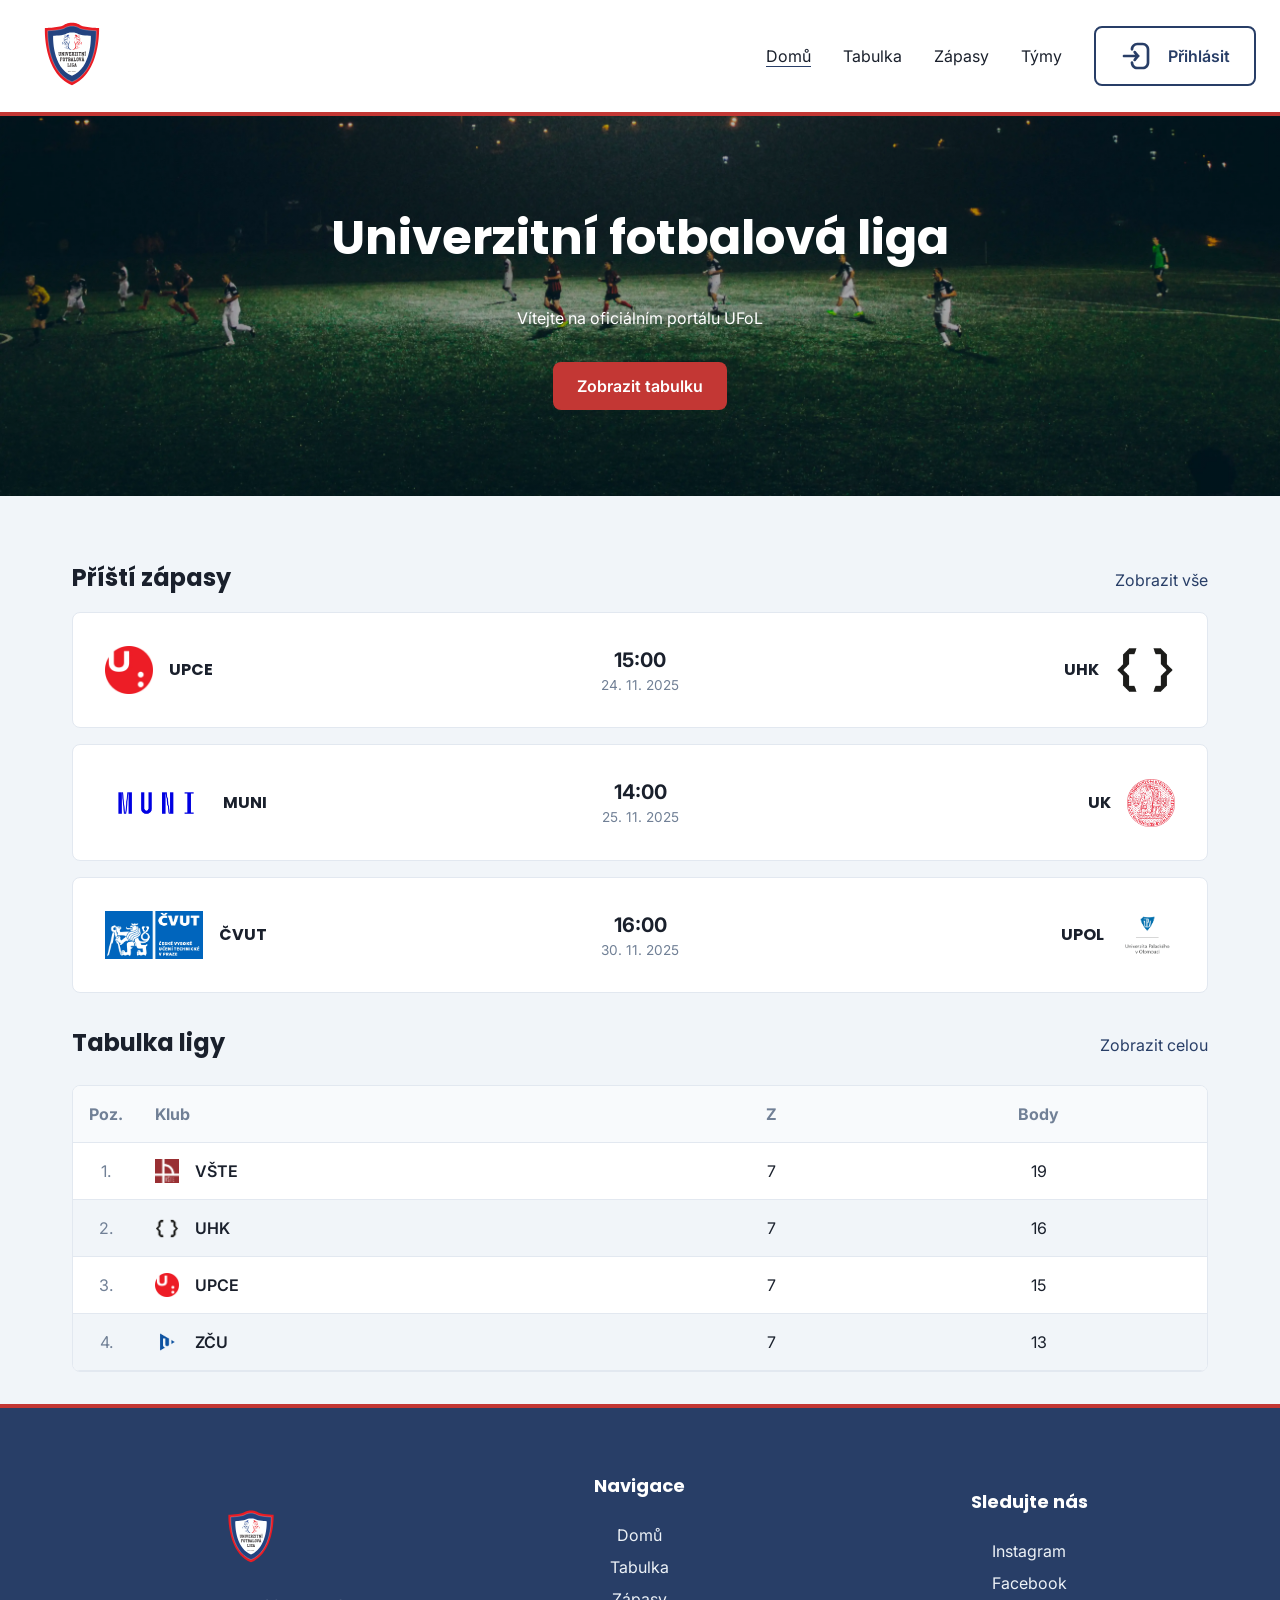
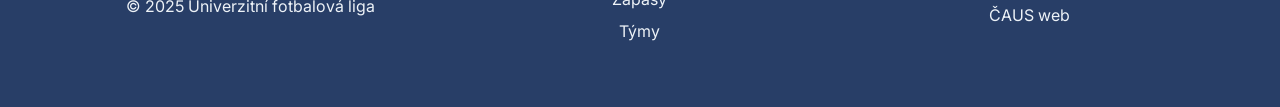
<file: index.html>
<!DOCTYPE html>
<html lang="cs">
    <head>
        <meta charset="UTF-8" />
        <meta name="viewport" content="width=device-width, initial-scale=1.0" />
        <meta name="description" content="Univerzitní fotbalová liga - oficiální portál UFoL s aktuálními zápasy, tabulkou a týmy" />

        <title>Univerzitní fotbalová liga | UFoL</title>
        <link rel="icon" href="images/favicon-ufol.png" />

        <!-- Optimized font loading - non-blocking -->
        <link rel="preconnect" href="https://fonts.googleapis.com" />
        <link rel="preconnect" href="https://fonts.gstatic.com" crossorigin />
        <link
            href="https://fonts.googleapis.com/css2?family=Inter:wght@400;600;700&family=Poppins:wght@600;700&display=swap"
            rel="stylesheet"
            media="print"
            onload="this.media='all'"
        />
        <noscript>
            <link
                href="https://fonts.googleapis.com/css2?family=Inter:wght@400;600;700&family=Poppins:wght@600;700&display=swap"
                rel="stylesheet"
            />
        </noscript>
        
        <!-- Main styles -->
        <link rel="stylesheet" href="css/main.css" />
        
        <!-- Javascript pro responizivní navigaci -->
        <script src="./script.js" defer></script>
    </head>

    <body>
        <header class="header">
            <div class="header__content">
                <a href="index.html">
                    <img class="header__logo" src="./images/logos/ufol.svg" alt="league icon"/>
                </a>
                <nav class="nav">
                    <ul class="nav__menu">
                        <li><a class="nav__link nav__link--active" href="./index.html">Domů</a></li>
                        <li><a class="nav__link" href="./tabulka.html">Tabulka</a></li>
                        <li><a class="nav__link" href="./zapasy.html">Zápasy</a></li>
                        <li><a class="nav__link" href="./tymy.html">Týmy</a></li>
                        <li class="nav__item--login">
                            <button id="loginBtn" class="btn btn--login">
                                <svg class="login-icon" xmlns="http://www.w3.org/2000/svg" viewBox="0 0 24 24" fill="currentColor">
                                    <path d="M13 2C10.2386 2 8 4.23858 8 7C8 7.55228 8.44772 8 9 8C9.55228 8 10 7.55228 10 7C10 5.34315 11.3431 4 13 4H17C18.6569 4 20 5.34315 20 7V17C20 18.6569 18.6569 20 17 20H13C11.3431 20 10 18.6569 10 17C10 16.4477 9.55228 16 9 16C8.44772 16 8 16.4477 8 17C8 19.7614 10.2386 22 13 22H17C19.7614 22 22 19.7614 22 17V7C22 4.23858 19.7614 2 17 2H13Z" fill="#currentColor"/>
                                    <path d="M3 11C2.44772 11 2 11.4477 2 12C2 12.5523 2.44772 13 3 13H11.2821C11.1931 13.1098 11.1078 13.2163 11.0271 13.318C10.7816 13.6277 10.5738 13.8996 10.427 14.0945C10.3536 14.1921 10.2952 14.2705 10.255 14.3251L10.2084 14.3884L10.1959 14.4055L10.1915 14.4115C10.1914 14.4116 10.191 14.4122 11 15L10.1915 14.4115C9.86687 14.8583 9.96541 15.4844 10.4122 15.809C10.859 16.1336 11.4843 16.0346 11.809 15.5879L11.8118 15.584L11.822 15.57L11.8638 15.5132C11.9007 15.4632 11.9553 15.3897 12.0247 15.2975C12.1637 15.113 12.3612 14.8546 12.5942 14.5606C13.0655 13.9663 13.6623 13.2519 14.2071 12.7071L14.9142 12L14.2071 11.2929C13.6623 10.7481 13.0655 10.0337 12.5942 9.43937C12.3612 9.14542 12.1637 8.88702 12.0247 8.7025C11.9553 8.61033 11.9007 8.53682 11.8638 8.48679L11.822 8.43002L11.8118 8.41602L11.8095 8.41281C11.4848 7.96606 10.859 7.86637 10.4122 8.19098C9.96541 8.51561 9.86636 9.14098 10.191 9.58778L11 9C10.191 9.58778 10.1909 9.58773 10.191 9.58778L10.1925 9.58985L10.1959 9.59454L10.2084 9.61162L10.255 9.67492C10.2952 9.72946 10.3536 9.80795 10.427 9.90549C10.5738 10.1004 10.7816 10.3723 11.0271 10.682C11.1078 10.7837 11.1931 10.8902 11.2821 11H3Z" fill="#currentColor"/>
                                    </svg> Přihlásit
                            </button>
                        </li>
                    </ul>
                    <button class="nav__hamburger" aria-label="Otevřít menu" aria-expanded="false">
                        <span class="nav__bar"></span>
                        <span class="nav__bar"></span>
                        <span class="nav__bar"></span>
                    </button>
                </nav>
            </div>
        </header>

        <main>
            <section class="hero">
                <div class="hero__content">
                    <h1>Univerzitní fotbalová liga</h1>
                    <p class="hero__subtitle">Vítejte na oficiálním portálu UFoL</p>
                    <a href="./tabulka.html" class="btn btn-primary">Zobrazit tabulku</a>
                </div>
            </section>

            <section class="upcoming-matches">
                <div class="upcoming-matches__content">
                    <div class="section__header">
                        <h2>Příští zápasy</h2>
                        <a href="./zapasy.html">Zobrazit vše</a>
                    </div>
    
                    <div class="upcoming-matches__list">
                        <div class="match-card">
                            <div class="match-card__team">
                                <a href="#"><img class="match-card__logo" src="./images/logos/upce.webp" alt="Home Team Logo" loading="lazy"></a>
                                <a href="#"><h3 class="match-card__name">UPCE</h3></a>
                            </div>
                            <div class="match-card__info">
                                <span class="match-card__time">15:00</span>
                                <time class="match-card__date" datetime="2025-11-24">24. 11. 2025</time>
                            </div>
                            <div class="match-card__team">
                                <a href="#"><h3 class="match-card__name">UHK</h3></a>
                                <a href="#"><img class="match-card__logo" src="./images/logos/uhk.webp" alt="Away Team Logo" loading="lazy"></a>
                            </div>
                        </div>
                        <div class="match-card">
                            <div class="match-card__team">
                                <a href="#"><img class="match-card__logo" src="./images/logos/muni.webp" alt="Home Team Logo" loading="lazy"></a>
                                <a href="#"><h3 class="match-card__name">MUNI</h3></a>
                            </div>
                            <div class="match-card__info">
                                <span class="match-card__time">14:00</span>
                                <time class="match-card__date" datetime="2025-11-24">25. 11. 2025</time>
                            </div>
                            <div class="match-card__team">
                                <a href="#"><h3 class="match-card__name">UK</h3></a>
                                <a href="#"><img class="match-card__logo" src="./images/logos/uk.webp" alt="Away Team Logo" loading="lazy"></a>
                            </div>
                        </div>
                        <div class="match-card">
                            <div class="match-card__team">
                                <a href="#"><img class="match-card__logo" src="./images/logos/cvut.webp" alt="Home Team Logo" loading="lazy"></a>
                                <a href="#"><h3 class="match-card__name">ČVUT</h3></a>
                            </div>
                            <div class="match-card__info">
                                <span class="match-card__time">16:00</span>
                                <time class="match-card__date" datetime="2025-11-24">30. 11. 2025</time>
                            </div>
                            <div class="match-card__team">
                                <a href="#"><h3 class="match-card__name">UPOL</h3></a>
                                <a href="#"><img class="match-card__logo" src="./images/logos/upol.webp" alt="Away Team Logo" loading="lazy"></a>
                            </div>
                        </div>
                    </div>
                </div>
            </section>

            <section class="standings">
                <div class="standings__content">
                    <div class="section__header">
                        <h2>Tabulka ligy</h2>
                        <a href="./tabulka.html">Zobrazit celou</a>
                    </div>
                    <div class="standings__table-content">
                        <table class="league-table--mini">
                            <thead>
                                <tr class="league-table__header-row">
                                    <th class="league-table__th league-table__th--pos">Poz.</th>
                                    <th class="league-table__th league-table__th--team">Klub</th>
                                    <th class="league-table__th">Z</th>
                                    <th class="league-table__th">Body</th>
                                </tr>
                            </thead>

                            <tbody>
                                <tr class="league-table__row">
                                    <td class="league-table__cell league-table__cell--pos">1.</td>
                                    <td class="league-table__cell league-table__cell--team">
                                        <div class="league-table__team-content">
                                            <img class="league-table__logo" src="./images/logos/vste.webp" alt="Team Logo" loading="lazy">
                                            <span class="league-table__name">VŠTE</span>
                                        </div>
                                    </td>
                                    <td class="league-table__cell">7</td>
                                    <td class="league-table__cell">19</td>
                                </tr>
                                <tr class="league-table__row--zebra">
                                    <td class="league-table__cell league-table__cell--pos">2.</td>
                                    <td class="league-table__cell league-table__cell--team">
                                        <div class="league-table__team-content">
                                            <img  class="league-table__logo" src="./images/logos/uhk.webp" alt="Team Logo" loading="lazy">
                                            <span class="league-table__name">UHK</span>
                                        </div>
                                    </td>
                                    <td class="league-table__cell">7</td>
                                    <td class="league-table__cell">16</td>
                                </tr>
                                <tr class="league-table__row">
                                    <td class="league-table__cell league-table__cell--pos">3.</td>
                                    <td class="league-table__cell league-table__cell--team">
                                        <div class="league-table__team-content">
                                            <img class="league-table__logo" src="./images/logos/upce.webp" alt="Team Logo" loading="lazy">
                                            <span class="league-table__name">UPCE</span>
                                        </div>
                                    </td>
                                    <td class="league-table__cell">7</td>
                                    <td class="league-table__cell">15</td>
                                </tr>
                                <tr class="league-table__row--zebra">
                                    <td class="league-table__cell league-table__cell--pos">4.</td>
                                    <td class="league-table__cell league-table__cell--team">
                                        <div class="league-table__team-content">
                                            <img  class="league-table__logo" src="./images/logos/zcu.webp" alt="Team Logo" loading="lazy">
                                            <span class="league-table__name">ZČU</span>
                                        </div>
                                    </td>
                                    <td class="league-table__cell">7</td>
                                    <td class="league-table__cell">13</td>
                                </tr>
                            </tbody>
                        </table>
                    </div>
                </div>
            </section>
        </main>

        <footer class="footer">
            <div class="footer__content">
                <div class="footer__column footer__column--brand">
                    <a href="index.html" class="footer__logo-link">
                        <img class="footer__logo" src="./images/logos/ufol.svg" alt="UFoL Logo" loading="lazy">
                    </a>
                    <p class="footer__text">© 2025 Univerzitní fotbalová liga</p>
                </div>

                <div class="footer__column">
                    <h3 class="footer__heading">Navigace</h3>
                    <ul class="footer__list">
                        <li><a href="index.html" class="footer__link">Domů</a></li>
                        <li><a href="tabulka.html" class="footer__link">Tabulka</a></li>
                        <li><a href="zapasy.html" class="footer__link">Zápasy</a></li>
                        <li><a href="tymy.html" class="footer__link">Týmy</a></li>
                    </ul>
                </div>

                <div class="footer__column">
                    <h3 class="footer__heading">Sledujte nás</h3>
                    <ul class="footer__list">
                        <li><a href="#" class="footer__link">Instagram</a></li>
                        <li><a href="#" class="footer__link">Facebook</a></li>
                        <li><a href="#" class="footer__link">ČAUS web</a></li>
                    </ul>
                </div>
            </div>
        </footer>

    </body>
</html>
</file>
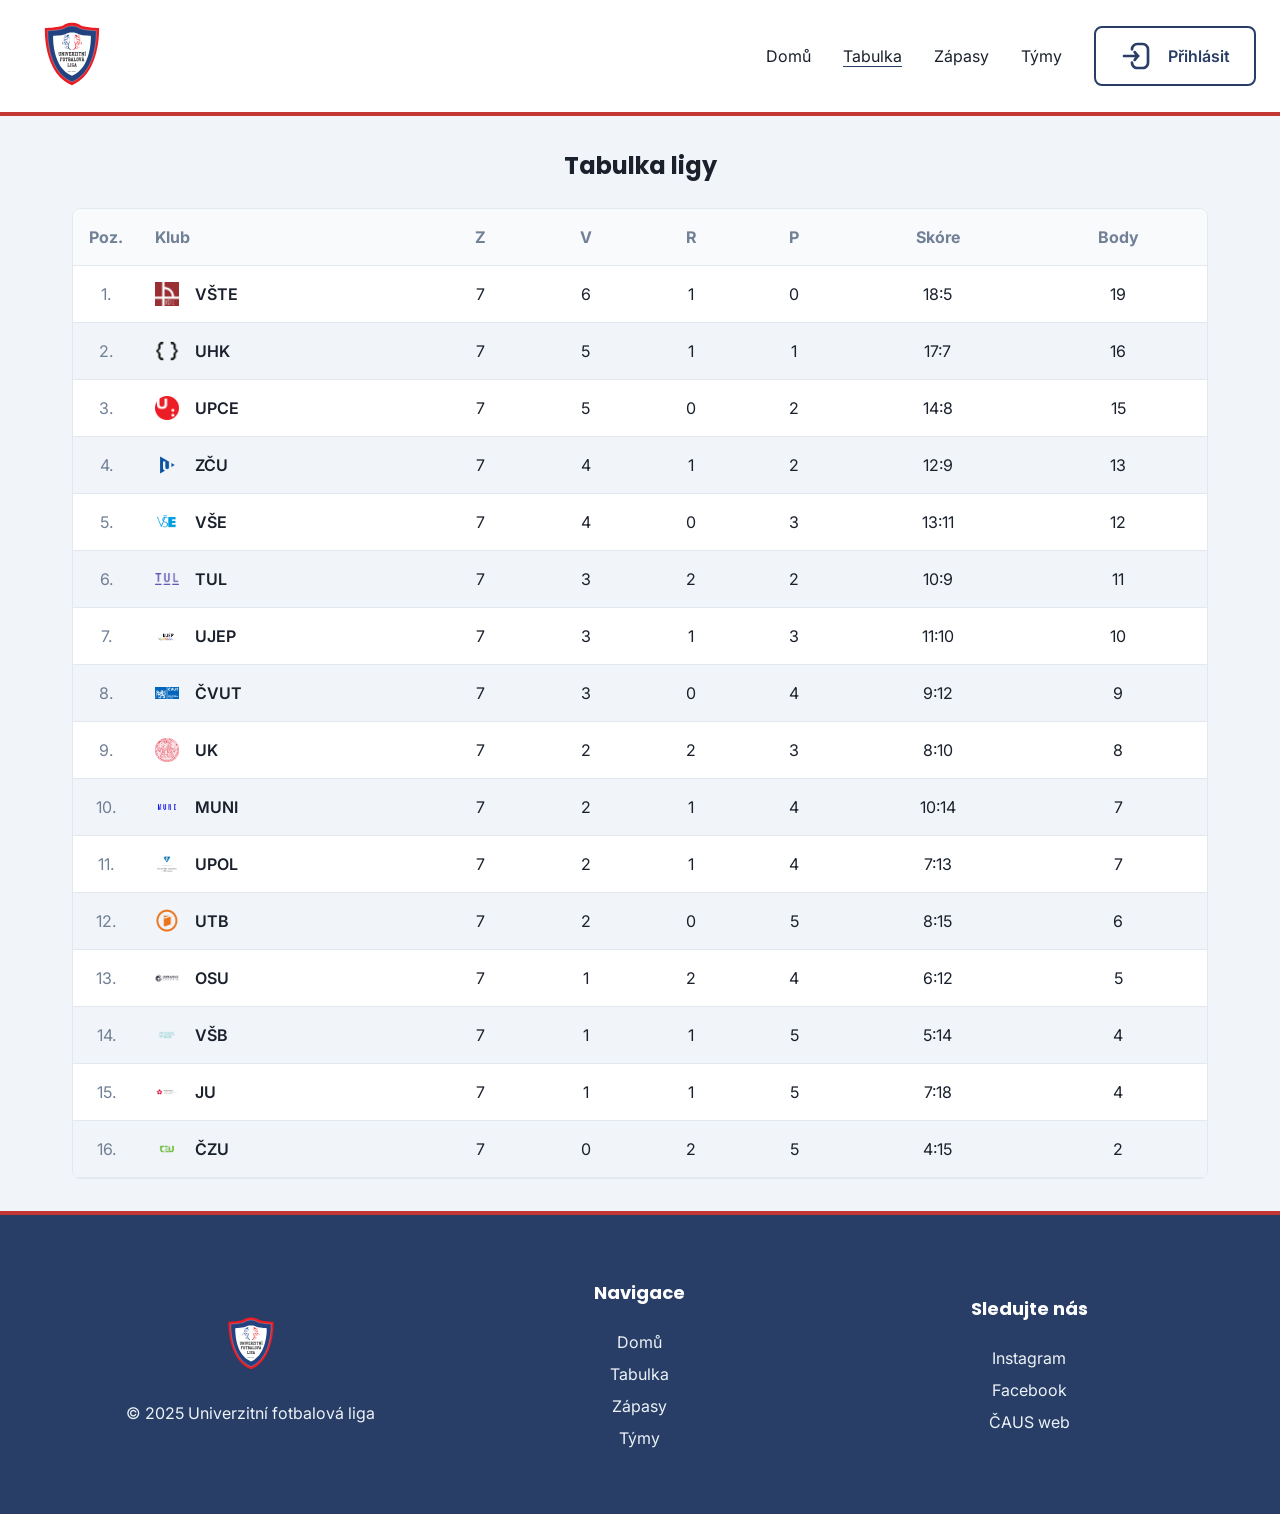
<file: tabulka.html>
<!DOCTYPE html>
<html lang="cs">
    <head>
        <meta charset="UTF-8" />
        <meta name="viewport" content="width=device-width, initial-scale=1.0" />
        <meta name="description" content="Tabulka Univerzitní fotbalové ligy - aktuální pořadí týmů UFoL" />

        <title>Tabulka | UFoL</title>
        <link rel="icon" href="images/favicon-ufol.png" />

        <!-- Optimized font loading - non-blocking -->
        <link rel="preconnect" href="https://fonts.googleapis.com" />
        <link rel="preconnect" href="https://fonts.gstatic.com" crossorigin />
        <link
            href="https://fonts.googleapis.com/css2?family=Inter:wght@400;600;700&family=Poppins:wght@600;700&display=swap"
            rel="stylesheet"
            media="print"
            onload="this.media='all'"
        />
        <noscript>
            <link
                href="https://fonts.googleapis.com/css2?family=Inter:wght@400;600;700&family=Poppins:wght@600;700&display=swap"
                rel="stylesheet"
            />
        </noscript>
        
        <!-- Main styles -->
        <link rel="stylesheet" href="css/main.css" />
        
        <!-- Javascript pro responizivní navigaci -->
        <script src="./script.js" defer></script>
    </head>

    <body>
        <header class="header">
            <div class="header__content">
                <a href="index.html">
                    <img class="header__logo" src="./images/logos/ufol.svg" alt="league icon"/>
                </a>
                <nav class="nav">
                    <ul class="nav__menu">
                        <li><a class="nav__link" href="./index.html">Domů</a></li>
                        <li><a class="nav__link nav__link--active" href="./tabulka.html">Tabulka</a></li>
                        <li><a class="nav__link" href="./zapasy.html">Zápasy</a></li>
                        <li><a class="nav__link" href="./tymy.html">Týmy</a></li>
                        <li class="nav__item--login">
                            <button id="loginBtn" class="btn btn--login">
                                <svg class="login-icon" xmlns="http://www.w3.org/2000/svg" viewBox="0 0 24 24" fill="currentColor">
                                    <path d="M13 2C10.2386 2 8 4.23858 8 7C8 7.55228 8.44772 8 9 8C9.55228 8 10 7.55228 10 7C10 5.34315 11.3431 4 13 4H17C18.6569 4 20 5.34315 20 7V17C20 18.6569 18.6569 20 17 20H13C11.3431 20 10 18.6569 10 17C10 16.4477 9.55228 16 9 16C8.44772 16 8 16.4477 8 17C8 19.7614 10.2386 22 13 22H17C19.7614 22 22 19.7614 22 17V7C22 4.23858 19.7614 2 17 2H13Z" fill="#currentColor"/>
                                    <path d="M3 11C2.44772 11 2 11.4477 2 12C2 12.5523 2.44772 13 3 13H11.2821C11.1931 13.1098 11.1078 13.2163 11.0271 13.318C10.7816 13.6277 10.5738 13.8996 10.427 14.0945C10.3536 14.1921 10.2952 14.2705 10.255 14.3251L10.2084 14.3884L10.1959 14.4055L10.1915 14.4115C10.1914 14.4116 10.191 14.4122 11 15L10.1915 14.4115C9.86687 14.8583 9.96541 15.4844 10.4122 15.809C10.859 16.1336 11.4843 16.0346 11.809 15.5879L11.8118 15.584L11.822 15.57L11.8638 15.5132C11.9007 15.4632 11.9553 15.3897 12.0247 15.2975C12.1637 15.113 12.3612 14.8546 12.5942 14.5606C13.0655 13.9663 13.6623 13.2519 14.2071 12.7071L14.9142 12L14.2071 11.2929C13.6623 10.7481 13.0655 10.0337 12.5942 9.43937C12.3612 9.14542 12.1637 8.88702 12.0247 8.7025C11.9553 8.61033 11.9007 8.53682 11.8638 8.48679L11.822 8.43002L11.8118 8.41602L11.8095 8.41281C11.4848 7.96606 10.859 7.86637 10.4122 8.19098C9.96541 8.51561 9.86636 9.14098 10.191 9.58778L11 9C10.191 9.58778 10.1909 9.58773 10.191 9.58778L10.1925 9.58985L10.1959 9.59454L10.2084 9.61162L10.255 9.67492C10.2952 9.72946 10.3536 9.80795 10.427 9.90549C10.5738 10.1004 10.7816 10.3723 11.0271 10.682C11.1078 10.7837 11.1931 10.8902 11.2821 11H3Z" fill="#currentColor"/>
                                    </svg> Přihlásit
                            </button>
                        </li>
                    </ul>
                    <button class="nav__hamburger" aria-label="Otevřít menu" aria-expanded="false">
                        <span class="nav__bar"></span>
                        <span class="nav__bar"></span>
                        <span class="nav__bar"></span>
                    </button>
                </nav>
            </div>
        </header>

        <main>
            <section class="standings">
                <div class="standings__content">
                    <div class="standings__header">
                        <h1>Tabulka ligy</h1>
                    </div>
                    <span class="standings__hint">
                        <p>Posunutím zobrazíte celou tabulku →</p>
                    </span>
                    <div class="standings__table-content">
                        
                        <table class="league-table">
                            <thead>
                                <tr class="league-table__header-row">
                                    <th class="league-table__th league-table__th--pos">Poz.</th>
                                    <th class="league-table__th league-table__th--team">Klub</th>
                                    <th class="league-table__th">Z</th>
                                    <th class="league-table__th">V</th>
                                    <th class="league-table__th">R</th>
                                    <th class="league-table__th">P</th>
                                    <th class="league-table__th">Skóre</th>
                                    <th class="league-table__th">Body</th>
                                </tr>
                            </thead>

                            <tbody>
                                <tr class="league-table__row">
                                    <td class="league-table__cell league-table__cell--pos">1.</td>
                                    <td class="league-table__cell league-table__cell--team">
                                        <div class="league-table__team-content">
                                            <img class="league-table__logo" src="./images/logos/vste.webp" alt="VŠTE Logo" loading="lazy">
                                            <span class="league-table__name">VŠTE</span>
                                        </div>
                                    </td>
                                    <td class="league-table__cell">7</td>
                                    <td class="league-table__cell">6</td>
                                    <td class="league-table__cell">1</td>
                                    <td class="league-table__cell">0</td>
                                    <td class="league-table__cell">18:5</td>
                                    <td class="league-table__cell">19</td>
                                </tr>
                            
                                <tr class="league-table__row--zebra">
                                    <td class="league-table__cell league-table__cell--pos">2.</td>
                                    <td class="league-table__cell league-table__cell--team">
                                        <div class="league-table__team-content">
                                            <img class="league-table__logo" src="./images/logos/uhk.webp" alt="UHK Logo" loading="lazy">
                                            <span class="league-table__name">UHK</span>
                                        </div>
                                    </td>
                                    <td class="league-table__cell">7</td>
                                    <td class="league-table__cell">5</td>
                                    <td class="league-table__cell">1</td>
                                    <td class="league-table__cell">1</td>
                                    <td class="league-table__cell">17:7</td>
                                    <td class="league-table__cell">16</td>
                                </tr>
                            
                                <tr class="league-table__row">
                                    <td class="league-table__cell league-table__cell--pos">3.</td>
                                    <td class="league-table__cell league-table__cell--team">
                                        <div class="league-table__team-content">
                                            <img class="league-table__logo" src="./images/logos/upce.webp" alt="UPCE Logo" loading="lazy">
                                            <span class="league-table__name">UPCE</span>
                                        </div>
                                    </td>
                                    <td class="league-table__cell">7</td>
                                    <td class="league-table__cell">5</td>
                                    <td class="league-table__cell">0</td>
                                    <td class="league-table__cell">2</td>
                                    <td class="league-table__cell">14:8</td>
                                    <td class="league-table__cell">15</td>
                                </tr>
                            
                                <tr class="league-table__row--zebra">
                                    <td class="league-table__cell league-table__cell--pos">4.</td>
                                    <td class="league-table__cell league-table__cell--team">
                                        <div class="league-table__team-content">
                                            <img class="league-table__logo" src="./images/logos/zcu.webp" alt="ZČU Logo" loading="lazy">
                                            <span class="league-table__name">ZČU</span>
                                        </div>
                                    </td>
                                    <td class="league-table__cell">7</td>
                                    <td class="league-table__cell">4</td>
                                    <td class="league-table__cell">1</td>
                                    <td class="league-table__cell">2</td>
                                    <td class="league-table__cell">12:9</td>
                                    <td class="league-table__cell">13</td>
                                </tr>
                            
                                <tr class="league-table__row">
                                    <td class="league-table__cell league-table__cell--pos">5.</td>
                                    <td class="league-table__cell league-table__cell--team">
                                        <div class="league-table__team-content">
                                            <img class="league-table__logo" src="./images/logos/vse.webp" alt="VŠE Logo" loading="lazy">
                                            <span class="league-table__name">VŠE</span>
                                        </div>
                                    </td>
                                    <td class="league-table__cell">7</td>
                                    <td class="league-table__cell">4</td>
                                    <td class="league-table__cell">0</td>
                                    <td class="league-table__cell">3</td>
                                    <td class="league-table__cell">13:11</td>
                                    <td class="league-table__cell">12</td>
                                </tr>
                            
                                <tr class="league-table__row--zebra">
                                    <td class="league-table__cell league-table__cell--pos">6.</td>
                                    <td class="league-table__cell league-table__cell--team">
                                        <div class="league-table__team-content">
                                            <img class="league-table__logo" src="./images/logos/tul.webp" alt="TUL Logo" loading="lazy">
                                            <span class="league-table__name">TUL</span>
                                        </div>
                                    </td>
                                    <td class="league-table__cell">7</td>
                                    <td class="league-table__cell">3</td>
                                    <td class="league-table__cell">2</td>
                                    <td class="league-table__cell">2</td>
                                    <td class="league-table__cell">10:9</td>
                                    <td class="league-table__cell">11</td>
                                </tr>
                            
                                <tr class="league-table__row">
                                    <td class="league-table__cell league-table__cell--pos">7.</td>
                                    <td class="league-table__cell league-table__cell--team">
                                        <div class="league-table__team-content">
                                            <img class="league-table__logo" src="./images/logos/ujep.webp" alt="UJEP Logo" loading="lazy">
                                            <span class="league-table__name">UJEP</span>
                                        </div>
                                    </td>
                                    <td class="league-table__cell">7</td>
                                    <td class="league-table__cell">3</td>
                                    <td class="league-table__cell">1</td>
                                    <td class="league-table__cell">3</td>
                                    <td class="league-table__cell">11:10</td>
                                    <td class="league-table__cell">10</td>
                                </tr>
                            
                                <tr class="league-table__row--zebra">
                                    <td class="league-table__cell league-table__cell--pos">8.</td>
                                    <td class="league-table__cell league-table__cell--team">
                                        <div class="league-table__team-content">
                                            <img class="league-table__logo" src="./images/logos/cvut.webp" alt="ČVUT Logo" loading="lazy">
                                            <span class="league-table__name">ČVUT</span>
                                        </div>
                                    </td>
                                    <td class="league-table__cell">7</td>
                                    <td class="league-table__cell">3</td>
                                    <td class="league-table__cell">0</td>
                                    <td class="league-table__cell">4</td>
                                    <td class="league-table__cell">9:12</td>
                                    <td class="league-table__cell">9</td>
                                </tr>
                            
                                <tr class="league-table__row">
                                    <td class="league-table__cell league-table__cell--pos">9.</td>
                                    <td class="league-table__cell league-table__cell--team">
                                        <div class="league-table__team-content">
                                            <img class="league-table__logo" src="./images/logos/uk.webp" alt="UK Logo" loading="lazy">
                                            <span class="league-table__name">UK</span>
                                        </div>
                                    </td>
                                    <td class="league-table__cell">7</td>
                                    <td class="league-table__cell">2</td>
                                    <td class="league-table__cell">2</td>
                                    <td class="league-table__cell">3</td>
                                    <td class="league-table__cell">8:10</td>
                                    <td class="league-table__cell">8</td>
                                </tr>
                            
                                <tr class="league-table__row--zebra">
                                    <td class="league-table__cell league-table__cell--pos">10.</td>
                                    <td class="league-table__cell league-table__cell--team">
                                        <div class="league-table__team-content">
                                            <img class="league-table__logo" src="./images/logos/muni.webp" alt="MUNI Logo" loading="lazy">
                                            <span class="league-table__name">MUNI</span>
                                        </div>
                                    </td>
                                    <td class="league-table__cell">7</td>
                                    <td class="league-table__cell">2</td>
                                    <td class="league-table__cell">1</td>
                                    <td class="league-table__cell">4</td>
                                    <td class="league-table__cell">10:14</td>
                                    <td class="league-table__cell">7</td>
                                </tr>
                            
                                <tr class="league-table__row">
                                    <td class="league-table__cell league-table__cell--pos">11.</td>
                                    <td class="league-table__cell league-table__cell--team">
                                        <div class="league-table__team-content">
                                            <img class="league-table__logo" src="./images/logos/upol.webp" alt="UPOL Logo" loading="lazy">
                                            <span class="league-table__name">UPOL</span>
                                        </div>
                                    </td>
                                    <td class="league-table__cell">7</td>
                                    <td class="league-table__cell">2</td>
                                    <td class="league-table__cell">1</td>
                                    <td class="league-table__cell">4</td>
                                    <td class="league-table__cell">7:13</td>
                                    <td class="league-table__cell">7</td>
                                </tr>
                            
                                <tr class="league-table__row--zebra">
                                    <td class="league-table__cell league-table__cell--pos">12.</td>
                                    <td class="league-table__cell league-table__cell--team">
                                        <div class="league-table__team-content">
                                            <img class="league-table__logo" src="./images/logos/utb.webp" alt="UTB Logo" loading="lazy">
                                            <span class="league-table__name">UTB</span>
                                        </div>
                                    </td>
                                    <td class="league-table__cell">7</td>
                                    <td class="league-table__cell">2</td>
                                    <td class="league-table__cell">0</td>
                                    <td class="league-table__cell">5</td>
                                    <td class="league-table__cell">8:15</td>
                                    <td class="league-table__cell">6</td>
                                </tr>
                            
                                <tr class="league-table__row">
                                    <td class="league-table__cell league-table__cell--pos">13.</td>
                                    <td class="league-table__cell league-table__cell--team">
                                        <div class="league-table__team-content">
                                            <img class="league-table__logo" src="./images/logos/osu.webp" alt="OSU Logo" loading="lazy">
                                            <span class="league-table__name">OSU</span>
                                        </div>
                                    </td>
                                    <td class="league-table__cell">7</td>
                                    <td class="league-table__cell">1</td>
                                    <td class="league-table__cell">2</td>
                                    <td class="league-table__cell">4</td>
                                    <td class="league-table__cell">6:12</td>
                                    <td class="league-table__cell">5</td>
                                </tr>
                            
                                <tr class="league-table__row--zebra">
                                    <td class="league-table__cell league-table__cell--pos">14.</td>
                                    <td class="league-table__cell league-table__cell--team">
                                        <div class="league-table__team-content">
                                            <img class="league-table__logo" src="./images/logos/vsb.webp" alt="VŠB Logo" loading="lazy">
                                            <span class="league-table__name">VŠB</span>
                                        </div>
                                    </td>
                                    <td class="league-table__cell">7</td>
                                    <td class="league-table__cell">1</td>
                                    <td class="league-table__cell">1</td>
                                    <td class="league-table__cell">5</td>
                                    <td class="league-table__cell">5:14</td>
                                    <td class="league-table__cell">4</td>
                                </tr>
                            
                                <tr class="league-table__row">
                                    <td class="league-table__cell league-table__cell--pos">15.</td>
                                    <td class="league-table__cell league-table__cell--team">
                                        <div class="league-table__team-content">
                                            <img class="league-table__logo" src="./images/logos/ju.webp" alt="JU Logo" loading="lazy">
                                            <span class="league-table__name">JU</span>
                                        </div>
                                    </td>
                                    <td class="league-table__cell">7</td>
                                    <td class="league-table__cell">1</td>
                                    <td class="league-table__cell">1</td>
                                    <td class="league-table__cell">5</td>
                                    <td class="league-table__cell">7:18</td>
                                    <td class="league-table__cell">4</td>
                                </tr>
                            
                                <tr class="league-table__row--zebra">
                                    <td class="league-table__cell league-table__cell--pos">16.</td>
                                    <td class="league-table__cell league-table__cell--team">
                                        <div class="league-table__team-content">
                                            <img class="league-table__logo" src="./images/logos/czu.webp" alt="ČZU Logo" loading="lazy">
                                            <span class="league-table__name">ČZU</span>
                                        </div>
                                    </td>
                                    <td class="league-table__cell">7</td>
                                    <td class="league-table__cell">0</td>
                                    <td class="league-table__cell">2</td>
                                    <td class="league-table__cell">5</td>
                                    <td class="league-table__cell">4:15</td>
                                    <td class="league-table__cell">2</td>
                                </tr>
                            </tbody>
                        </table>
                    </div>
                </div>
            </section>
        </main>

        <footer class="footer">
            <div class="footer__content">
                <div class="footer__column footer__column--brand">
                    <a href="index.html" class="footer__logo-link">
                        <img class="footer__logo" src="./images/logos/ufol.svg" alt="UFoL Logo" loading="lazy">
                    </a>
                    <p class="footer__text">© 2025 Univerzitní fotbalová liga</p>
                </div>

                <div class="footer__column">
                    <h3 class="footer__heading">Navigace</h3>
                    <ul class="footer__list">
                        <li><a href="index.html" class="footer__link">Domů</a></li>
                        <li><a href="tabulka.html" class="footer__link">Tabulka</a></li>
                        <li><a href="zapasy.html" class="footer__link">Zápasy</a></li>
                        <li><a href="tymy.html" class="footer__link">Týmy</a></li>
                    </ul>
                </div>

                <div class="footer__column">
                    <h3 class="footer__heading">Sledujte nás</h3>
                    <ul class="footer__list">
                        <li><a href="#" class="footer__link">Instagram</a></li>
                        <li><a href="#" class="footer__link">Facebook</a></li>
                        <li><a href="#" class="footer__link">ČAUS web</a></li>
                    </ul>
                </div>
            </div>
        </footer>

    </body>
</html>
</file>
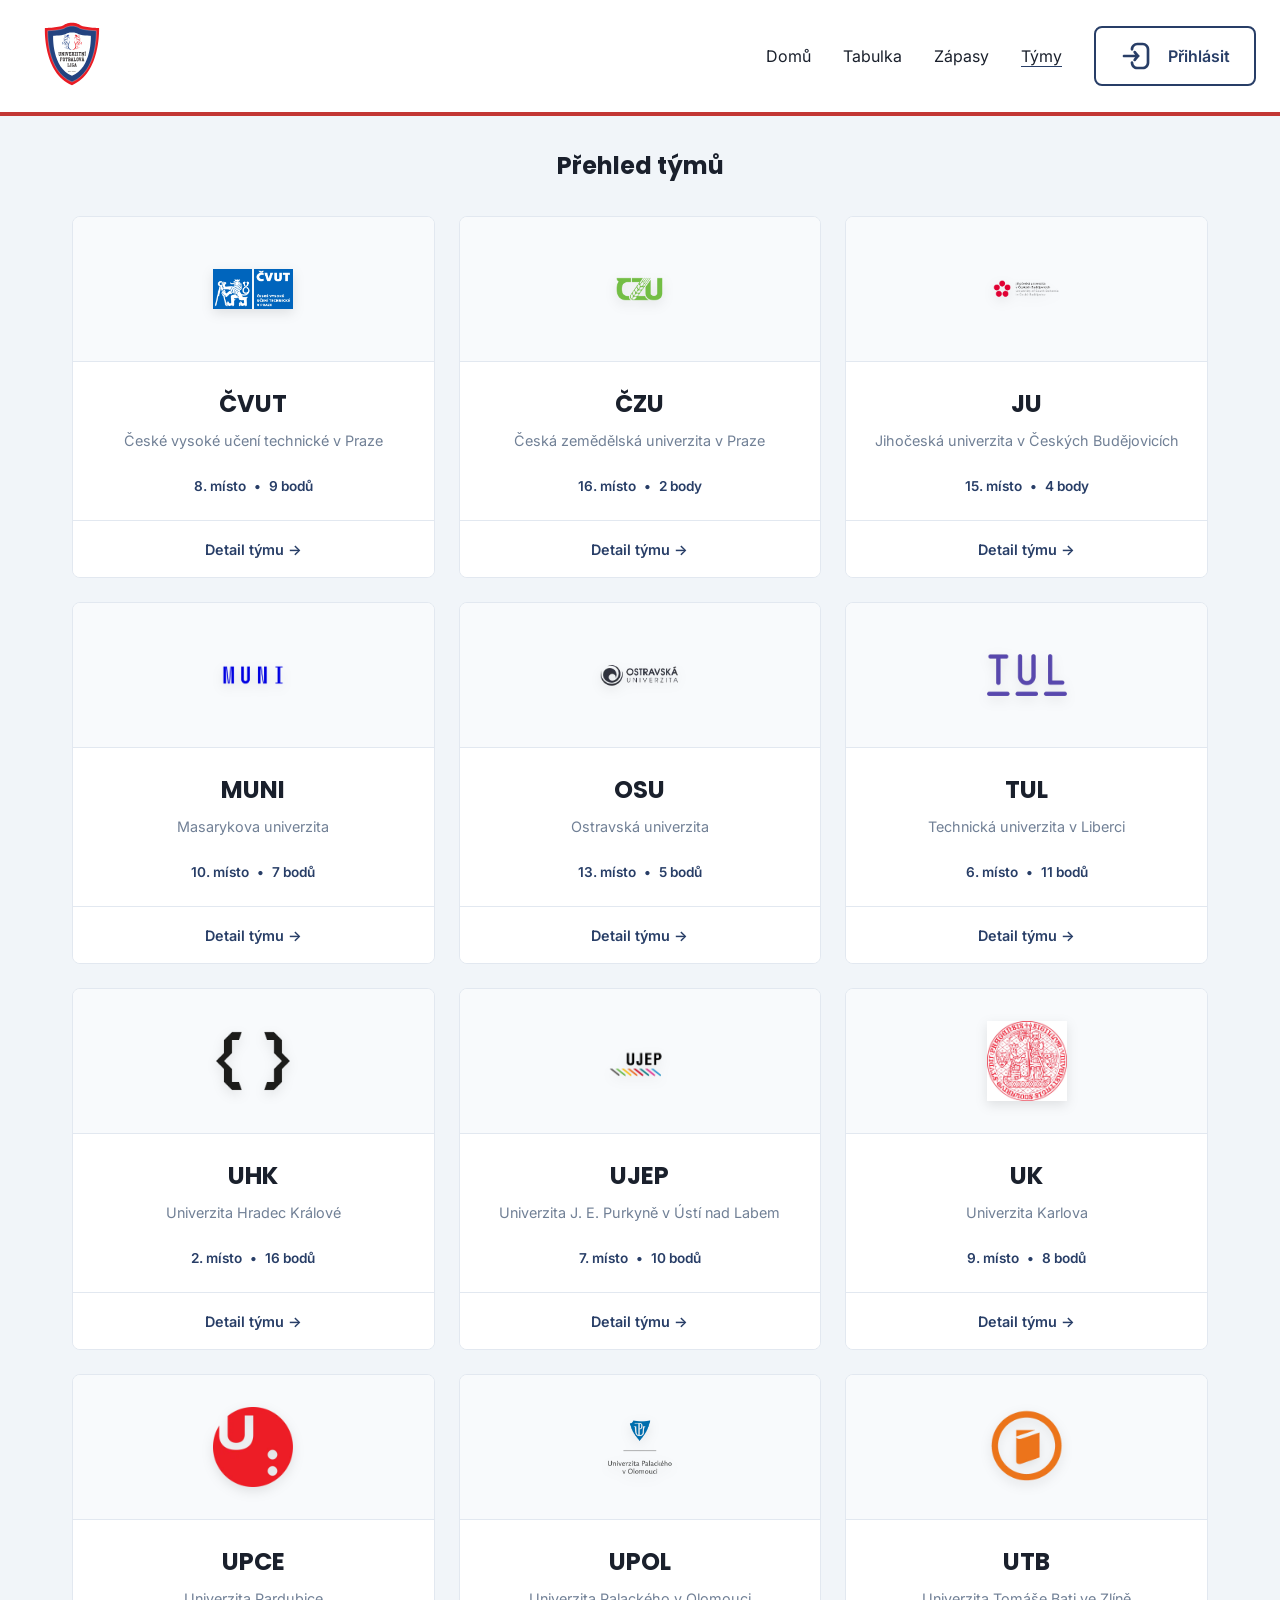
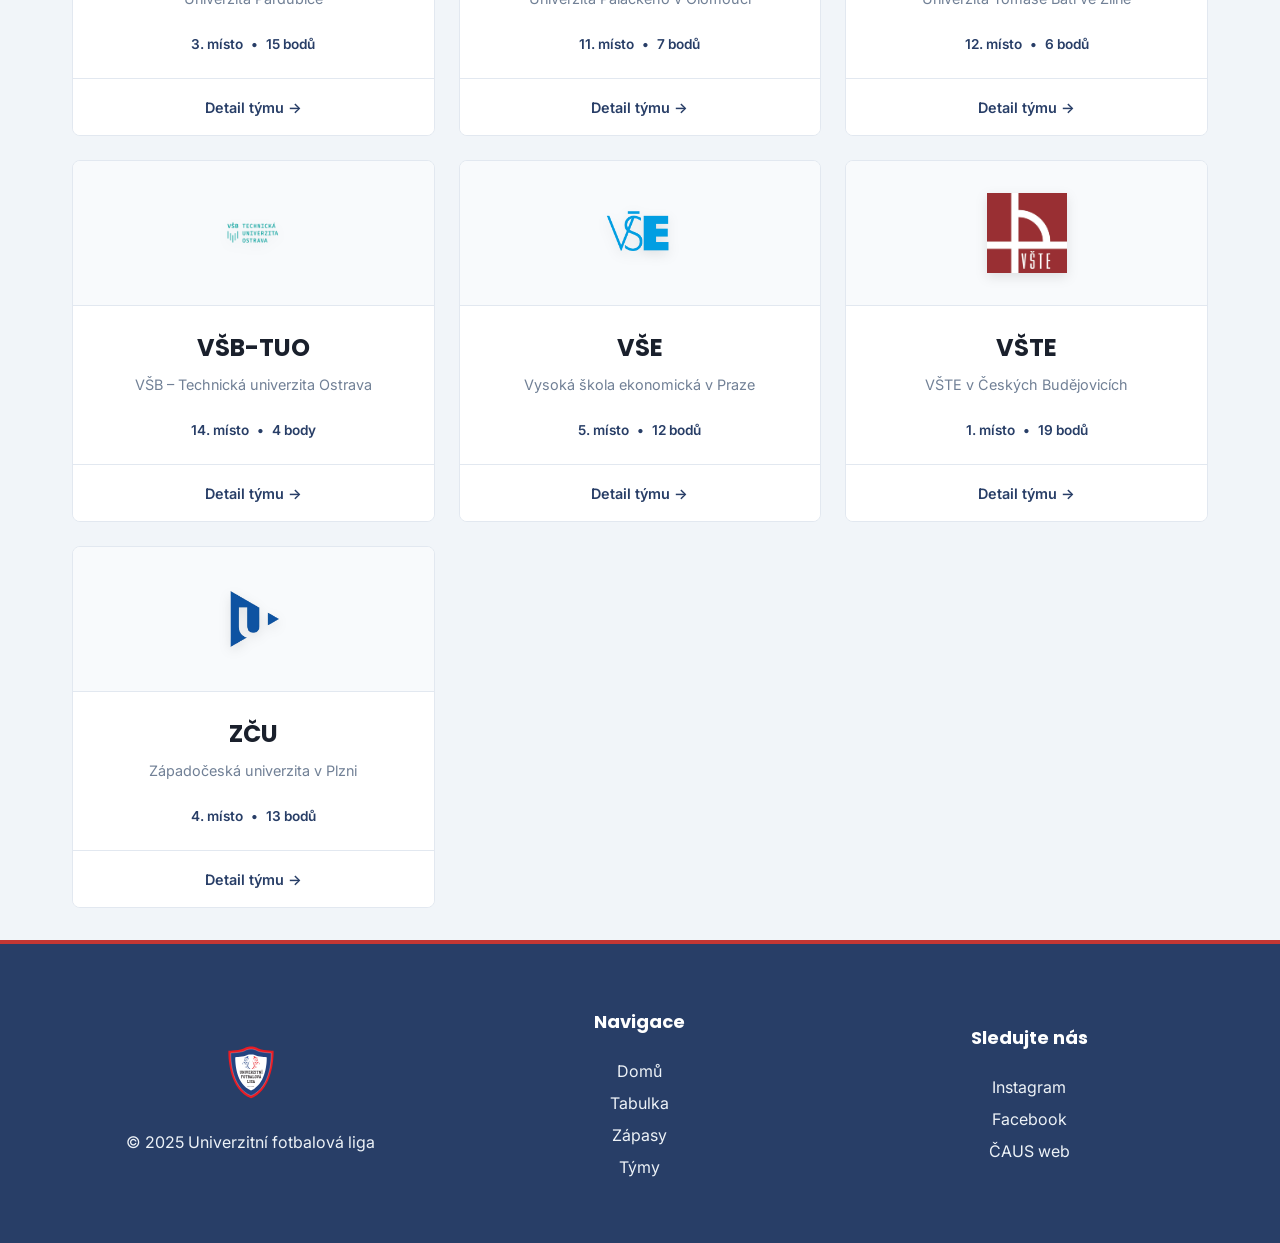
<file: tymy.html>
<!DOCTYPE html>
<html lang="cs">
    <head>
        <meta charset="UTF-8" />
        <meta name="viewport" content="width=device-width, initial-scale=1.0" />
        <meta name="description" content="Přehled všech týmů v Univerzitní fotbalové lize UFoL" />

        <title>Týmy | UFoL</title>
        <link rel="icon" href="images/favicon-ufol.png" />

        <!-- Optimized font loading - non-blocking -->
        <link rel="preconnect" href="https://fonts.googleapis.com" />
        <link rel="preconnect" href="https://fonts.gstatic.com" crossorigin />
        <link
            href="https://fonts.googleapis.com/css2?family=Inter:wght@400;600;700&family=Poppins:wght@600;700&display=swap"
            rel="stylesheet"
            media="print"
            onload="this.media='all'"
        />
        <noscript>
            <link
                href="https://fonts.googleapis.com/css2?family=Inter:wght@400;600;700&family=Poppins:wght@600;700&display=swap"
                rel="stylesheet"
            />
        </noscript>
        
        <!-- Main styles -->
        <link rel="stylesheet" href="css/main.css" />
        
        <!-- Javascript pro responizivní navigaci -->
        <script src="./script.js" defer></script>
    </head>

    <body>
        <header class="header">
            <div class="header__content">
                <a href="index.html">
                    <img class="header__logo" src="./images/logos/ufol.svg" alt="league icon"/>
                </a>
                <nav class="nav">
                    <ul class="nav__menu">
                        <li><a class="nav__link" href="./index.html">Domů</a></li>
                        <li><a class="nav__link" href="./tabulka.html">Tabulka</a></li>
                        <li><a class="nav__link" href="./zapasy.html">Zápasy</a></li>
                        <li><a class="nav__link nav__link--active" href="./tymy.html">Týmy</a></li>
                        <li class="nav__item--login">
                            <button id="loginBtn" class="btn btn--login">
                                <svg class="login-icon" xmlns="http://www.w3.org/2000/svg" viewBox="0 0 24 24" fill="currentColor">
                                    <path d="M13 2C10.2386 2 8 4.23858 8 7C8 7.55228 8.44772 8 9 8C9.55228 8 10 7.55228 10 7C10 5.34315 11.3431 4 13 4H17C18.6569 4 20 5.34315 20 7V17C20 18.6569 18.6569 20 17 20H13C11.3431 20 10 18.6569 10 17C10 16.4477 9.55228 16 9 16C8.44772 16 8 16.4477 8 17C8 19.7614 10.2386 22 13 22H17C19.7614 22 22 19.7614 22 17V7C22 4.23858 19.7614 2 17 2H13Z" fill="#currentColor"/>
                                    <path d="M3 11C2.44772 11 2 11.4477 2 12C2 12.5523 2.44772 13 3 13H11.2821C11.1931 13.1098 11.1078 13.2163 11.0271 13.318C10.7816 13.6277 10.5738 13.8996 10.427 14.0945C10.3536 14.1921 10.2952 14.2705 10.255 14.3251L10.2084 14.3884L10.1959 14.4055L10.1915 14.4115C10.1914 14.4116 10.191 14.4122 11 15L10.1915 14.4115C9.86687 14.8583 9.96541 15.4844 10.4122 15.809C10.859 16.1336 11.4843 16.0346 11.809 15.5879L11.8118 15.584L11.822 15.57L11.8638 15.5132C11.9007 15.4632 11.9553 15.3897 12.0247 15.2975C12.1637 15.113 12.3612 14.8546 12.5942 14.5606C13.0655 13.9663 13.6623 13.2519 14.2071 12.7071L14.9142 12L14.2071 11.2929C13.6623 10.7481 13.0655 10.0337 12.5942 9.43937C12.3612 9.14542 12.1637 8.88702 12.0247 8.7025C11.9553 8.61033 11.9007 8.53682 11.8638 8.48679L11.822 8.43002L11.8118 8.41602L11.8095 8.41281C11.4848 7.96606 10.859 7.86637 10.4122 8.19098C9.96541 8.51561 9.86636 9.14098 10.191 9.58778L11 9C10.191 9.58778 10.1909 9.58773 10.191 9.58778L10.1925 9.58985L10.1959 9.59454L10.2084 9.61162L10.255 9.67492C10.2952 9.72946 10.3536 9.80795 10.427 9.90549C10.5738 10.1004 10.7816 10.3723 11.0271 10.682C11.1078 10.7837 11.1931 10.8902 11.2821 11H3Z" fill="#currentColor"/>
                                    </svg> Přihlásit
                            </button>
                        </li>
                    </ul>
                    <button class="nav__hamburger" aria-label="Otevřít menu" aria-expanded="false">
                        <span class="nav__bar"></span>
                        <span class="nav__bar"></span>
                        <span class="nav__bar"></span>
                    </button>
                </nav>
            </div>
        </header>

        <main>
            <section class="teams">
                <div class="teams__content">
                    <div class="teams__header">
                        <h1>Přehled týmů</h1>
                    </div>

                    <div class="teams__grid">
                        <div class="team-card">
                            <div class="team-card__header">
                                <div class="team-card__logo-wrapper">
                                    <img class="team-card__logo" src="./images/logos/cvut.webp" alt="ČVUT Logo" loading="lazy">
                                </div>
                            </div>
                            <div class="team-card__body">
                                <h3 class="team-card__acronym">ČVUT</h3>
                                <p class="team-card__name">České vysoké učení technické v Praze</p>
                                <div class="team-card__stats">
                                    <span>8. místo</span>
                                    <span>•</span>
                                    <span>9 bodů</span>
                                </div>
                            </div>
                            <div class="team-card__footer">
                                <span class="team-card__link">Detail týmu &rarr;</span>
                            </div>
                            <a href="#" class="team-card__overlay-link" aria-label="Detail týmu ČVUT"></a>
                        </div>
                        
                        <div class="team-card">
                            <div class="team-card__header">
                                <div class="team-card__logo-wrapper">
                                    <img class="team-card__logo" src="./images/logos/czu.webp" alt="ČZU Logo" loading="lazy">
                                </div>
                            </div>
                            <div class="team-card__body">
                                <h3 class="team-card__acronym">ČZU</h3>
                                <p class="team-card__name">Česká zemědělská univerzita v Praze</p>
                                <div class="team-card__stats">
                                    <span>16. místo</span>
                                    <span>•</span>
                                    <span>2 body</span>
                                </div>
                            </div>
                            <div class="team-card__footer">
                                <span class="team-card__link">Detail týmu &rarr;</span>
                            </div>
                            <a href="#" class="team-card__overlay-link" aria-label="Detail týmu ČZU"></a>
                        </div>
                        
                        <div class="team-card">
                            <div class="team-card__header">
                                <div class="team-card__logo-wrapper">
                                    <img class="team-card__logo" src="./images/logos/ju.webp" alt="JU Logo" loading="lazy">
                                </div>
                            </div>
                            <div class="team-card__body">
                                <h3 class="team-card__acronym">JU</h3>
                                <p class="team-card__name">Jihočeská univerzita v Českých Budějovicích</p>
                                <div class="team-card__stats">
                                    <span>15. místo</span>
                                    <span>•</span>
                                    <span>4 body</span>
                                </div>
                            </div>
                            <div class="team-card__footer">
                                <span class="team-card__link">Detail týmu &rarr;</span>
                            </div>
                            <a href="#" class="team-card__overlay-link" aria-label="Detail týmu JU"></a>
                        </div>
                        
                        <div class="team-card">
                            <div class="team-card__header">
                                <div class="team-card__logo-wrapper">
                                    <img class="team-card__logo" src="./images/logos/muni.webp" alt="MUNI Logo" loading="lazy">
                                </div>
                            </div>
                            <div class="team-card__body">
                                <h3 class="team-card__acronym">MUNI</h3>
                                <p class="team-card__name">Masarykova univerzita</p>
                                <div class="team-card__stats">
                                    <span>10. místo</span>
                                    <span>•</span>
                                    <span>7 bodů</span>
                                </div>
                            </div>
                            <div class="team-card__footer">
                                <span class="team-card__link">Detail týmu &rarr;</span>
                            </div>
                            <a href="#" class="team-card__overlay-link" aria-label="Detail týmu MUNI"></a>
                        </div>
                        
                        <div class="team-card">
                            <div class="team-card__header">
                                <div class="team-card__logo-wrapper">
                                    <img class="team-card__logo" src="./images/logos/osu.webp" alt="OSU Logo" loading="lazy">
                                </div>
                            </div>
                            <div class="team-card__body">
                                <h3 class="team-card__acronym">OSU</h3>
                                <p class="team-card__name">Ostravská univerzita</p>
                                <div class="team-card__stats">
                                    <span>13. místo</span>
                                    <span>•</span>
                                    <span>5 bodů</span>
                                </div>
                            </div>
                            <div class="team-card__footer">
                                <span class="team-card__link">Detail týmu &rarr;</span>
                            </div>
                            <a href="#" class="team-card__overlay-link" aria-label="Detail týmu OSU"></a>
                        </div>
                        
                        <div class="team-card">
                            <div class="team-card__header">
                                <div class="team-card__logo-wrapper">
                                    <img class="team-card__logo" src="./images/logos/tul.webp" alt="TUL Logo" loading="lazy">
                                </div>
                            </div>
                            <div class="team-card__body">
                                <h3 class="team-card__acronym">TUL</h3>
                                <p class="team-card__name">Technická univerzita v Liberci</p>
                                <div class="team-card__stats">
                                    <span>6. místo</span>
                                    <span>•</span>
                                    <span>11 bodů</span>
                                </div>
                            </div>
                            <div class="team-card__footer">
                                <span class="team-card__link">Detail týmu &rarr;</span>
                            </div>
                            <a href="#" class="team-card__overlay-link" aria-label="Detail týmu TUL"></a>
                        </div>
                        
                        <div class="team-card">
                            <div class="team-card__header">
                                <div class="team-card__logo-wrapper">
                                    <img class="team-card__logo" src="./images/logos/uhk.webp" alt="UHK Logo" loading="lazy">
                                </div>
                            </div>
                            <div class="team-card__body">
                                <h3 class="team-card__acronym">UHK</h3>
                                <p class="team-card__name">Univerzita Hradec Králové</p>
                                <div class="team-card__stats">
                                    <span>2. místo</span>
                                    <span>•</span>
                                    <span>16 bodů</span>
                                </div>
                            </div>
                            <div class="team-card__footer">
                                <span class="team-card__link">Detail týmu &rarr;</span>
                            </div>
                            <a href="#" class="team-card__overlay-link" aria-label="Detail týmu UHK"></a>
                        </div>
                        
                        <div class="team-card">
                            <div class="team-card__header">
                                <div class="team-card__logo-wrapper">
                                    <img class="team-card__logo" src="./images/logos/ujep.webp" alt="UJEP Logo" loading="lazy">
                                </div>
                            </div>
                            <div class="team-card__body">
                                <h3 class="team-card__acronym">UJEP</h3>
                                <p class="team-card__name">Univerzita J. E. Purkyně v Ústí nad Labem</p>
                                <div class="team-card__stats">
                                    <span>7. místo</span>
                                    <span>•</span>
                                    <span>10 bodů</span>
                                </div>
                            </div>
                            <div class="team-card__footer">
                                <span class="team-card__link">Detail týmu &rarr;</span>
                            </div>
                            <a href="#" class="team-card__overlay-link" aria-label="Detail týmu UJEP"></a>
                        </div>
                        
                        <div class="team-card">
                            <div class="team-card__header">
                                <div class="team-card__logo-wrapper">
                                    <img class="team-card__logo" src="./images/logos/uk.webp" alt="UK Logo" loading="lazy">
                                </div>
                            </div>
                            <div class="team-card__body">
                                <h3 class="team-card__acronym">UK</h3>
                                <p class="team-card__name">Univerzita Karlova</p>
                                <div class="team-card__stats">
                                    <span>9. místo</span>
                                    <span>•</span>
                                    <span>8 bodů</span>
                                </div>
                            </div>
                            <div class="team-card__footer">
                                <span class="team-card__link">Detail týmu &rarr;</span>
                            </div>
                            <a href="#" class="team-card__overlay-link" aria-label="Detail týmu UK"></a>
                        </div>
                        
                        <div class="team-card">
                            <div class="team-card__header">
                                <div class="team-card__logo-wrapper">
                                    <img class="team-card__logo" src="./images/logos/upce.webp" alt="UPCE Logo" loading="lazy">
                                </div>
                            </div>
                            <div class="team-card__body">
                                <h3 class="team-card__acronym">UPCE</h3>
                                <p class="team-card__name">Univerzita Pardubice</p>
                                <div class="team-card__stats">
                                    <span>3. místo</span>
                                    <span>•</span>
                                    <span>15 bodů</span>
                                </div>
                            </div>
                            <div class="team-card__footer">
                                <span class="team-card__link">Detail týmu &rarr;</span>
                            </div>
                            <a href="#" class="team-card__overlay-link" aria-label="Detail týmu UPCE"></a>
                        </div>
                        
                        <div class="team-card">
                            <div class="team-card__header">
                                <div class="team-card__logo-wrapper">
                                    <img class="team-card__logo" src="./images/logos/upol.webp" alt="UPOL Logo" loading="lazy">
                                </div>
                            </div>
                            <div class="team-card__body">
                                <h3 class="team-card__acronym">UPOL</h3>
                                <p class="team-card__name">Univerzita Palackého v Olomouci</p>
                                <div class="team-card__stats">
                                    <span>11. místo</span>
                                    <span>•</span>
                                    <span>7 bodů</span>
                                </div>
                            </div>
                            <div class="team-card__footer">
                                <span class="team-card__link">Detail týmu &rarr;</span>
                            </div>
                            <a href="#" class="team-card__overlay-link" aria-label="Detail týmu UPOL"></a>
                        </div>
                        
                        <div class="team-card">
                            <div class="team-card__header">
                                <div class="team-card__logo-wrapper">
                                    <img class="team-card__logo" src="./images/logos/utb.webp" alt="UTB Logo" loading="lazy">
                                </div>
                            </div>
                            <div class="team-card__body">
                                <h3 class="team-card__acronym">UTB</h3>
                                <p class="team-card__name">Univerzita Tomáše Bati ve Zlíně</p>
                                <div class="team-card__stats">
                                    <span>12. místo</span>
                                    <span>•</span>
                                    <span>6 bodů</span>
                                </div>
                            </div>
                            <div class="team-card__footer">
                                <span class="team-card__link">Detail týmu &rarr;</span>
                            </div>
                            <a href="#" class="team-card__overlay-link" aria-label="Detail týmu UTB"></a>
                        </div>
                        
                        <div class="team-card">
                            <div class="team-card__header">
                                <div class="team-card__logo-wrapper">
                                    <img class="team-card__logo" src="./images/logos/vsb.webp" alt="VŠB Logo" loading="lazy">
                                </div>
                            </div>
                            <div class="team-card__body">
                                <h3 class="team-card__acronym">VŠB-TUO</h3>
                                <p class="team-card__name">VŠB – Technická univerzita Ostrava</p>
                                <div class="team-card__stats">
                                    <span>14. místo</span>
                                    <span>•</span>
                                    <span>4 body</span>
                                </div>
                            </div>
                            <div class="team-card__footer">
                                <span class="team-card__link">Detail týmu &rarr;</span>
                            </div>
                            <a href="#" class="team-card__overlay-link" aria-label="Detail týmu VŠB"></a>
                        </div>
                        
                        <div class="team-card">
                            <div class="team-card__header">
                                <div class="team-card__logo-wrapper">
                                    <img class="team-card__logo" src="./images/logos/vse.webp" alt="VŠE Logo" loading="lazy">
                                </div>
                            </div>
                            <div class="team-card__body">
                                <h3 class="team-card__acronym">VŠE</h3>
                                <p class="team-card__name">Vysoká škola ekonomická v Praze</p>
                                <div class="team-card__stats">
                                    <span>5. místo</span>
                                    <span>•</span>
                                    <span>12 bodů</span>
                                </div>
                            </div>
                            <div class="team-card__footer">
                                <span class="team-card__link">Detail týmu &rarr;</span>
                            </div>
                            <a href="#" class="team-card__overlay-link" aria-label="Detail týmu VŠE"></a>
                        </div>
                        
                        <div class="team-card">
                            <div class="team-card__header">
                                <div class="team-card__logo-wrapper">
                                    <img class="team-card__logo" src="./images/logos/vste.webp" alt="VŠTE Logo" loading="lazy">
                                </div>
                            </div>
                            <div class="team-card__body">
                                <h3 class="team-card__acronym">VŠTE</h3>
                                <p class="team-card__name">VŠTE v Českých Budějovicích</p>
                                <div class="team-card__stats">
                                    <span>1. místo</span>
                                    <span>•</span>
                                    <span>19 bodů</span>
                                </div>
                            </div>
                            <div class="team-card__footer">
                                <span class="team-card__link">Detail týmu &rarr;</span>
                            </div>
                            <a href="#" class="team-card__overlay-link" aria-label="Detail týmu VŠTE"></a>
                        </div>
                        
                        <div class="team-card">
                            <div class="team-card__header">
                                <div class="team-card__logo-wrapper">
                                    <img class="team-card__logo" src="./images/logos/zcu.webp" alt="ZČU Logo" loading="lazy">
                                </div>
                            </div>
                            <div class="team-card__body">
                                <h3 class="team-card__acronym">ZČU</h3>
                                <p class="team-card__name">Západočeská univerzita v Plzni</p>
                                <div class="team-card__stats">
                                    <span>4. místo</span>
                                    <span>•</span>
                                    <span>13 bodů</span>
                                </div>
                            </div>
                            <div class="team-card__footer">
                                <span class="team-card__link">Detail týmu &rarr;</span>
                            </div>
                            <a href="#" class="team-card__overlay-link" aria-label="Detail týmu ZČU"></a>
                        </div>
                    </div>

                </div>
            </section>
        </main>

        <footer class="footer">
            <div class="footer__content">
                <div class="footer__column footer__column--brand">
                    <a href="index.html" class="footer__logo-link">
                        <img class="footer__logo" src="./images/logos/ufol.svg" alt="UFoL Logo" loading="lazy">
                    </a>
                    <p class="footer__text">© 2025 Univerzitní fotbalová liga</p>
                </div>

                <div class="footer__column">
                    <h3 class="footer__heading">Navigace</h3>
                    <ul class="footer__list">
                        <li><a href="index.html" class="footer__link">Domů</a></li>
                        <li><a href="tabulka.html" class="footer__link">Tabulka</a></li>
                        <li><a href="zapasy.html" class="footer__link">Zápasy</a></li>
                        <li><a href="tymy.html" class="footer__link">Týmy</a></li>
                    </ul>
                </div>

                <div class="footer__column">
                    <h3 class="footer__heading">Sledujte nás</h3>
                    <ul class="footer__list">
                        <li><a href="#" class="footer__link">Instagram</a></li>
                        <li><a href="#" class="footer__link">Facebook</a></li>
                        <li><a href="#" class="footer__link">ČAUS web</a></li>
                    </ul>
                </div>
            </div>
        </footer>

    </body>
</html>
</file>
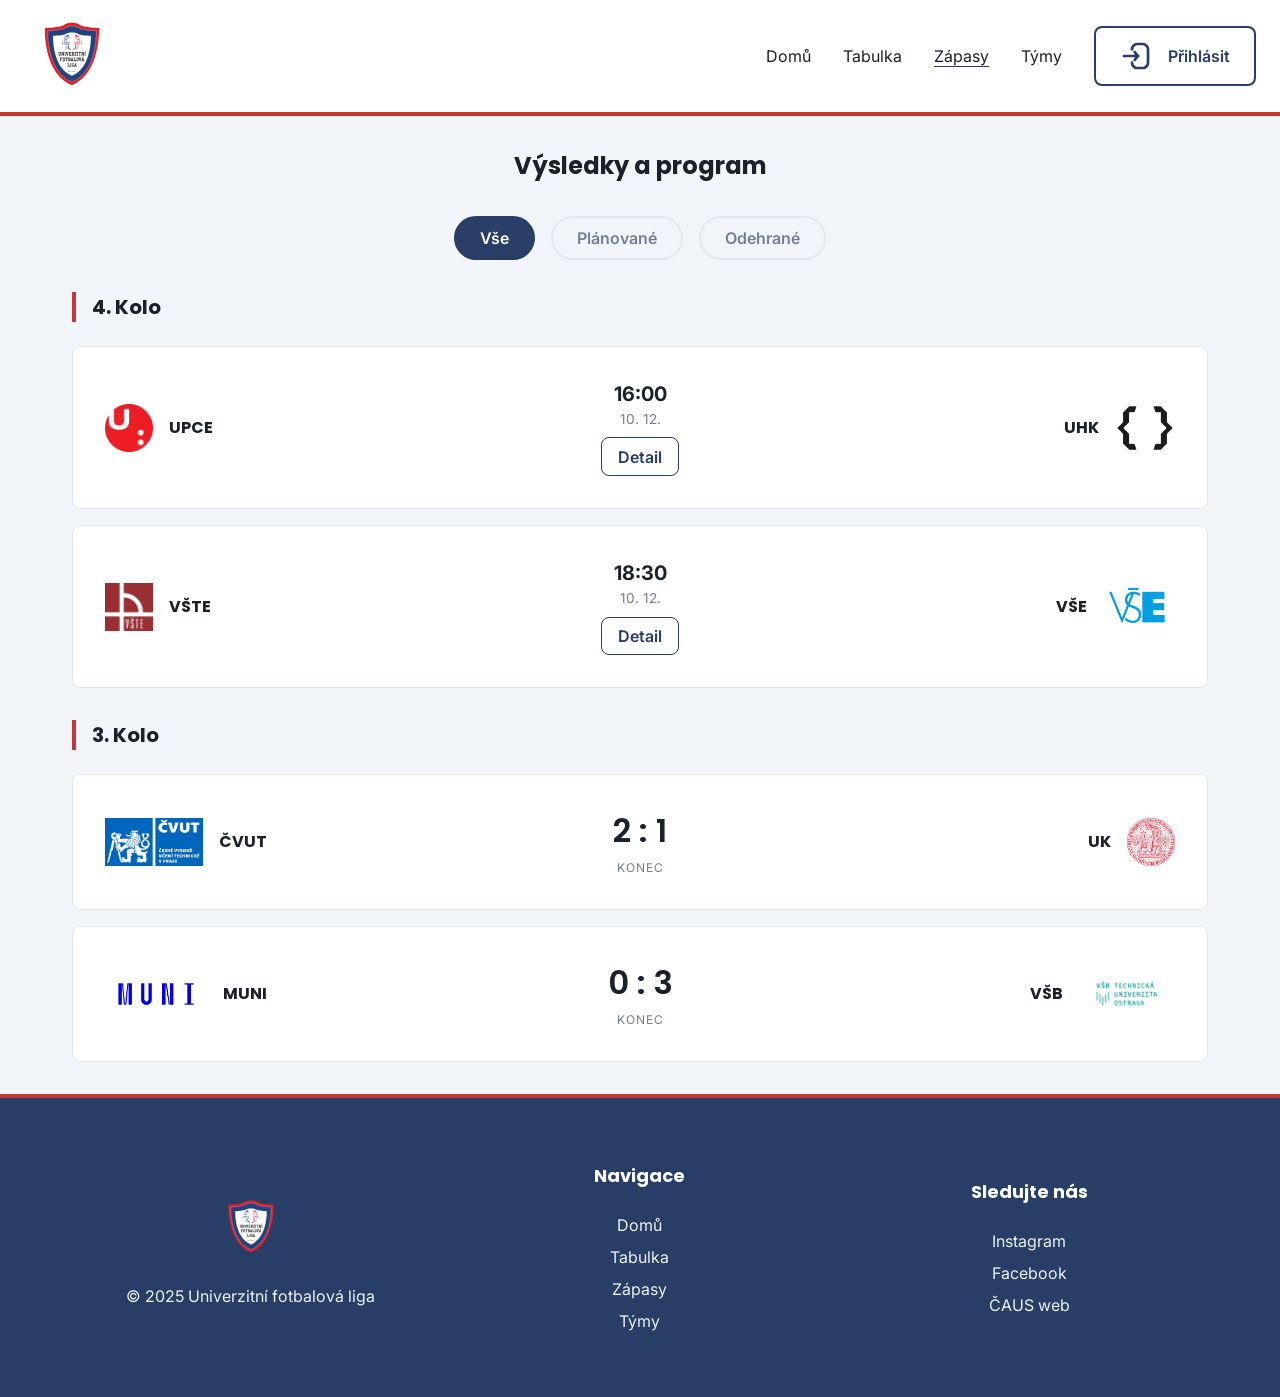
<file: zapasy.html>
<!DOCTYPE html>
<html lang="cs">
    <head>
        <meta charset="UTF-8" />
        <meta name="viewport" content="width=device-width, initial-scale=1.0" />
        <meta name="description" content="Výsledky a program zápasů Univerzitní fotbalové ligy UFoL" />

        <title>Výsledky a program | UFoL</title>
        <link rel="icon" href="images/favicon-ufol.png" />

        <!-- Optimized font loading - non-blocking -->
        <link rel="preconnect" href="https://fonts.googleapis.com" />
        <link rel="preconnect" href="https://fonts.gstatic.com" crossorigin />
        <link
            href="https://fonts.googleapis.com/css2?family=Inter:wght@400;600;700&family=Poppins:wght@600;700&display=swap"
            rel="stylesheet"
            media="print"
            onload="this.media='all'"
        />
        <noscript>
            <link
                href="https://fonts.googleapis.com/css2?family=Inter:wght@400;600;700&family=Poppins:wght@600;700&display=swap"
                rel="stylesheet"
            />
        </noscript>
        
        <!-- Main styles -->
        <link rel="stylesheet" href="css/main.css" />
        
        <!-- Javascript pro responizivní navigaci -->
        <script src="./script.js" defer></script>
    </head>

    <body>
        <header class="header">
            <div class="header__content">
                <a href="index.html">
                    <img class="header__logo" src="./images/logos/ufol.svg" alt="league icon"/>
                </a>
                <nav class="nav">
                    <ul class="nav__menu">
                        <li><a class="nav__link" href="./index.html">Domů</a></li>
                        <li><a class="nav__link" href="./tabulka.html">Tabulka</a></li>
                        <li><a class="nav__link nav__link--active" href="./zapasy.html">Zápasy</a></li>
                        <li><a class="nav__link" href="./tymy.html">Týmy</a></li>
                        <li class="nav__item--login">
                            <button id="loginBtn" class="btn btn--login">
                                <svg class="login-icon" xmlns="http://www.w3.org/2000/svg" viewBox="0 0 24 24" fill="currentColor">
                                    <path d="M13 2C10.2386 2 8 4.23858 8 7C8 7.55228 8.44772 8 9 8C9.55228 8 10 7.55228 10 7C10 5.34315 11.3431 4 13 4H17C18.6569 4 20 5.34315 20 7V17C20 18.6569 18.6569 20 17 20H13C11.3431 20 10 18.6569 10 17C10 16.4477 9.55228 16 9 16C8.44772 16 8 16.4477 8 17C8 19.7614 10.2386 22 13 22H17C19.7614 22 22 19.7614 22 17V7C22 4.23858 19.7614 2 17 2H13Z" fill="#currentColor"/>
                                    <path d="M3 11C2.44772 11 2 11.4477 2 12C2 12.5523 2.44772 13 3 13H11.2821C11.1931 13.1098 11.1078 13.2163 11.0271 13.318C10.7816 13.6277 10.5738 13.8996 10.427 14.0945C10.3536 14.1921 10.2952 14.2705 10.255 14.3251L10.2084 14.3884L10.1959 14.4055L10.1915 14.4115C10.1914 14.4116 10.191 14.4122 11 15L10.1915 14.4115C9.86687 14.8583 9.96541 15.4844 10.4122 15.809C10.859 16.1336 11.4843 16.0346 11.809 15.5879L11.8118 15.584L11.822 15.57L11.8638 15.5132C11.9007 15.4632 11.9553 15.3897 12.0247 15.2975C12.1637 15.113 12.3612 14.8546 12.5942 14.5606C13.0655 13.9663 13.6623 13.2519 14.2071 12.7071L14.9142 12L14.2071 11.2929C13.6623 10.7481 13.0655 10.0337 12.5942 9.43937C12.3612 9.14542 12.1637 8.88702 12.0247 8.7025C11.9553 8.61033 11.9007 8.53682 11.8638 8.48679L11.822 8.43002L11.8118 8.41602L11.8095 8.41281C11.4848 7.96606 10.859 7.86637 10.4122 8.19098C9.96541 8.51561 9.86636 9.14098 10.191 9.58778L11 9C10.191 9.58778 10.1909 9.58773 10.191 9.58778L10.1925 9.58985L10.1959 9.59454L10.2084 9.61162L10.255 9.67492C10.2952 9.72946 10.3536 9.80795 10.427 9.90549C10.5738 10.1004 10.7816 10.3723 11.0271 10.682C11.1078 10.7837 11.1931 10.8902 11.2821 11H3Z" fill="#currentColor"/>
                                    </svg> Přihlásit
                            </button>
                        </li>
                    </ul>
                    <button class="nav__hamburger" aria-label="Otevřít menu" aria-expanded="false">
                        <span class="nav__bar"></span>
                        <span class="nav__bar"></span>
                        <span class="nav__bar"></span>
                    </button>
                </nav>
            </div>
        </header>

        <main>
            <section class="matches">
                <div class="matches__content">
                    <div class="matches__header">
                        <h1>Výsledky a program</h1>
                    </div>

                    <div class="matches__filters">
                        <button class="filter-btn filter-btn--active">Vše</button>
                        <button class="filter-btn">Plánované</button>
                        <button class="filter-btn">Odehrané</button>
                    </div>

                    <div class="matches__group">
                        <h3 class="matches__group-title">4. Kolo</h3>
                        <div class="upcoming-matches__list">
                            
                            <div class="match-card match-card--upcoming">
                                <div class="match-card__team">
                                    <img class="match-card__logo" src="./images/logos/upce.webp" alt="UPCE">
                                    <span class="match-card__name">UPCE</span>
                                </div>
                                <div class="match-card__info">
                                    <div class="match-card__meta">
                                        <span class="match-card__time">16:00</span>
                                        <span class="match-card__date">10. 12.</span>
                                    </div>
                                    <button class="btn btn--outline btn--small">Detail</button>
                                </div>
                                <div class="match-card__team">
                                    <span class="match-card__name">UHK</span>
                                    <img class="match-card__logo" src="./images/logos/uhk.webp" alt="UHK">
                                </div>
                            </div>

                            <div class="match-card match-card--upcoming">
                                <div class="match-card__team">
                                    <img class="match-card__logo" src="./images/logos/vste.webp" alt="VŠTE">
                                    <span class="match-card__name">VŠTE</span>
                                </div>
                                <div class="match-card__info">
                                    <div class="match-card__meta">
                                        <span class="match-card__time">18:30</span>
                                        <span class="match-card__date">10. 12.</span>
                                    </div>
                                    <button class="btn btn--outline btn--small">Detail</button>
                                </div>
                                <div class="match-card__team">
                                    <span class="match-card__name">VŠE</span>
                                    <img class="match-card__logo" src="./images/logos/vse.webp" alt="VŠE">
                                </div>
                            </div>

                        </div>
                    </div>

                    <div class="matches__group">
                        <h3 class="matches__group-title">3. Kolo</h3>
                        <div class="upcoming-matches__list">
                            
                            <div class="match-card match-card--played">
                                <div class="match-card__team">
                                    <img class="match-card__logo" src="./images/logos/cvut.webp" alt="ČVUT">
                                    <span class="match-card__name">ČVUT</span>
                                </div>
                                <div class="match-card__info">
                                    <span class="match-card__score match-card__score--final">2 : 1</span>
                                    <span class="match-card__status">Konec</span>
                                </div>
                                <div class="match-card__team">
                                    <span class="match-card__name">UK</span>
                                    <img class="match-card__logo" src="./images/logos/uk.webp" alt="UK">
                                </div>
                            </div>

                            <div class="match-card match-card--played">
                                <div class="match-card__team">
                                    <img class="match-card__logo" src="./images/logos/muni.webp" alt="MUNI">
                                    <span class="match-card__name">MUNI</span>
                                </div>
                                <div class="match-card__info">
                                    <span class="match-card__score match-card__score--final">0 : 3</span>
                                    <span class="match-card__status">Konec</span>
                                </div>
                                <div class="match-card__team">
                                    <span class="match-card__name">VŠB</span>
                                    <img class="match-card__logo" src="./images/logos/vsb.webp" alt="VŠB">
                                </div>
                            </div>

                        </div>
                    </div>

                </div>
            </section>
        </main>

        <footer class="footer">
            <div class="footer__content">
                <div class="footer__column footer__column--brand">
                    <a href="index.html" class="footer__logo-link">
                        <img class="footer__logo" src="./images/logos/ufol.svg" alt="UFoL Logo" loading="lazy">
                    </a>
                    <p class="footer__text">© 2025 Univerzitní fotbalová liga</p>
                </div>

                <div class="footer__column">
                    <h3 class="footer__heading">Navigace</h3>
                    <ul class="footer__list">
                        <li><a href="index.html" class="footer__link">Domů</a></li>
                        <li><a href="tabulka.html" class="footer__link">Tabulka</a></li>
                        <li><a href="zapasy.html" class="footer__link">Zápasy</a></li>
                        <li><a href="tymy.html" class="footer__link">Týmy</a></li>
                    </ul>
                </div>

                <div class="footer__column">
                    <h3 class="footer__heading">Sledujte nás</h3>
                    <ul class="footer__list">
                        <li><a href="#" class="footer__link">Instagram</a></li>
                        <li><a href="#" class="footer__link">Facebook</a></li>
                        <li><a href="#" class="footer__link">ČAUS web</a></li>
                    </ul>
                </div>
            </div>
        </footer>

    </body>
</html>
</file>
<file: css/main.css>
/* =========================================
    CSS Reset - inlined for performance (no @import blocking)
   ========================================= */
*,
*::before,
*::after {
    box-sizing: border-box; /* Klíčové pro responzivitu - padding nezvětšuje velikost elementu */
    margin: 0;
    padding: 0;
}

body {
    line-height: 1.5;
}

img,
picture,
video,
canvas,
svg {
    display: block;
    max-width: 100%; /* Obrázky nikdy nepřetečou svůj kontejner */
}

input,
button,
textarea,
select {
    font: inherit; /* Formulářové prvky dědí font */
}

* {
    -webkit-tap-highlight-color: transparent; /* Odstranění modrého prokliku u odkazů */
}

/* Design System Variables - inlined for performance */
:root {
    /* --- Colors --- */
    
    /* Primary */
    --color-primary: #283e67;
    --color-primary-hover: #5373b5;
    --color-primary-active: #1f2e5a;
    
    /* Accent */
    --color-accent: #c33734;
    --color-accent-hover: #e26966;
    --color-accent-active: #a32b29;
    
    /* Neutrals */
    --color-text-main: #1a202c;
    --color-text-subtle: #718096;
    --color-border: #e2e8f0;
    --color-bg-container: #ffffff;
    --color-bg-page: #f1f5f9;
    --color-bg-light: #f8fafc;
    --color-text-light: #edf2f7;
    --color-white: #ffffff;
    
    /* System */
    --color-success: #48bb78;
    --color-error: #f56565;
    
    /* --- TYPOGRAFIE --- */
    --font-heading: "Poppins", -apple-system, BlinkMacSystemFont, "Segoe UI", sans-serif;
    --font-body: "Inter",  -apple-system, BlinkMacSystemFont, "Segoe UI", sans-serif;
    
    /* --- SPACING & LAYOUT --- */
    --radius-card: 8px;
    --shadow-card: 0 2px 8px rgba(26, 32, 44, 0.05);
    
    --container-width-desktop: 1200px; /* Maximální šířka obsahu */
}

/* Základní nastavení stránky */
body {
    background-color: var(--color-bg-page);
    color: var(--color-text-main);
    font-family: var(--font-body);
    font-size: 16px; /* 1rem */
}

/* Typography Defaults */
h1,
h2,
h3 {
    font-family: var(--font-heading);
    font-weight: 700;
    color: var(--color-text-main);
}

a {
    text-decoration: none;
    color: inherit;
}

/* =========================================
    HEADER
   ========================================= */

.header {
    padding: 0.5rem 1.5rem;
    background-color: var(--color-bg-container);
    border-bottom: 4px solid var(--color-accent);
}

.header__content {
    display: flex;
    justify-content: space-between;
    align-items: center;
}

.header__logo {
    width: 6rem;
    height: auto;
}

/* NAVIGATION */

.nav__hamburger {
    display: none;
}

.nav__menu {
    list-style: none;
    display: flex;
    gap: 2rem;
    align-items: center;
}

.nav__link {
    /* Vymezí místo pro border ve stavu :hover */
    border-bottom: 1px solid transparent;
    transition: all 0.3s ease;
}

.nav__link--active {
    border-bottom-color: var(--color-primary);
}

.nav__link--active:hover {
    color: var(--color-primary-hover);
    border-bottom-color: var(--color-primary-hover);
}

.nav__link--active:active {
    color: var(--color-primary-active);
    border-bottom-color: var(--color-primary-active);
}

.nav__link:hover {
    color: var(--color-primary-hover);
}

.nav__link:active {
    color: var(--color-primary-active);
}

/* =========================================
    FOOTER
   ========================================= */

.footer {
    background-color: var(--color-primary);
    color: var(--color-text-light);
    border-top: 4px solid var(--color-accent);
}

.footer__content {
    padding: 4rem 2rem;
    max-width: var(--container-width-desktop);
    margin: 0 auto;
    display: flex;
    flex-direction: row;
    justify-content: space-between;
    align-items: center;
    gap: 2rem;
}

.footer__column {
    display: flex;
    flex-direction: column;
    align-items: center;
    text-align: center;
    gap: 1rem;
    flex: 1;
}

.footer__logo {
    height: 5rem;
    width: auto;
}

.footer__heading {
    color: var(--color-white);
    font-size: 1.125rem;
    margin-bottom: 0.5rem;
}

.footer__list {
    list-style: none;
    display: flex;
    flex-direction: column;
    gap: 0.5rem;
}

.footer__link {
    color: var(--color-text-light);
    transition: color 0.2s ease;
}

.footer__link:hover {
    color: var(--color-white);
    text-decoration: underline;
}

.footer__link:active {
    color: var(--color-accent);
}

/* =========================================
   HOME PAGE
   ========================================= */

/* HERO SECTION */

.hero {
    min-height: 380px;
    padding: 2rem 1rem;
    display: flex;
    align-items: center;
    justify-content: center;
    background-image: linear-gradient(rgba(0, 0, 0, 0.3), rgba(0, 0, 0, 0.3)),
        url("../images/ui/football_pitch.webp");
    background-size: cover;
    background-position: bottom;
}

.hero__content {
    display: flex;
    flex-direction: column;
    align-items: center;
    justify-content: center;
    gap: 2rem;
}

.hero__content h1 {
    color: var(--color-white);
    font-size: 3rem;
    text-align: center;
}

.hero__subtitle {
    color: var(--color-white);
    font-size: 1rem;
}

.btn {
    display: inline-block;
    padding: 0.75rem 1.5rem;
    background-color: var(--color-accent);
    border-radius: var(--radius-card);
    color: var(--color-white);
    font-weight: 600;
    transition: all 0.3s ease-out;
}

.btn:hover {
    background-color: var(--color-accent-hover);
    transform: translateY(-2px);
    box-shadow: 0 4px 12px rgba(195, 55, 52, 0.3);
}

.btn:active {
    background-color: var(--color-accent-active);
    transform: translateY(0);
    box-shadow: none;
}

/* SECTION HEADERS */

.section__header {
    display: flex;
    align-items: baseline;
    justify-content: space-between;
}

.section__header a {
    font-family: var(--font-body);
    font-size: 1rem;
    color: var(--color-primary);
    transition: all 0.3s ease-out;
}

.section__header a:hover {
    color: var(--color-primary-hover);
}

.section__header a:active {
    color: var(--color-primary-active);
}

/* UPCOMING MATCHES */

.upcoming-matches__content {
    padding: 4rem 2rem 0 2rem;
    display: flex;
    flex-direction: column;
    gap: 1rem;

    width: 100%;
    max-width: var(--container-width-desktop);
    margin: 0 auto;
}

.upcoming-matches__list {
    display: flex;
    flex-direction: column;
    gap: 1rem;
}

.match-card {
    padding: 2rem 2rem;
    background-color: var(--color-bg-container);
    border-radius: var(--radius-card);
    border: 1px solid var(--color-border);
    display: flex;
    align-items: center;
    gap: 1rem;
}

.match-card__team {
    display: flex;
    align-items: center;
    gap: 1rem;

    flex: 1;
    flex-basis: 0;
}

.match-card__team:first-child {
    justify-content: flex-start;
}

.match-card__team:last-child {
    justify-content: flex-end;
}

.match-card__logo {
    height: 3rem;
    width: auto;
    object-fit: contain;
}

.match-card__name {
    font-size: 1rem;
    color: var(--color-text-main);
    font-family: var(--font-heading);
    font-weight: 700;
}

.match-card__info {
    display: flex;
    flex-direction: column;
    align-items: center;
}

.match-card__score {
    font-size: 1.5rem;
    font-weight: 600;
    font-family: var(--font-heading);
}

/* STANDINGS */

.standings__content {
    padding: 2rem 2rem;
    max-width: var(--container-width-desktop);
    margin: 0 auto;
    display: flex;
    flex-direction: column;
    gap: 1.5rem;
}

.league-table--mini {
    width: 100%;
    min-width: 300px;
    border-collapse: collapse;
}

/* Sdílené styly pro tabulku */

.standings__table-content {
    width: 100%;
    overflow-x: auto;
    background: var(--color-bg-container);
    border-radius: var(--radius-card);
    border: 1px solid var(--color-border);
}

.standings__hint {
    display: none;
    text-align: center;
    font-size: 0.8rem;
    color: var(--color-text-subtle);
}

.league-table__th,
.league-table__cell {
    padding: 1rem;
    text-align: center;
    border-bottom: 1px solid var(--color-border);
}

.league-table__header-row {
    font-weight: 600;
    font-size: 1rem;
    color: var(--color-text-subtle);
    background-color: var(--color-bg-light);
}

.league-table__th--pos,
.league-table__cell--pos {
    width: 3rem;
    color: var(--color-text-subtle);
}

.league-table__th--team,
.league-table__cell--team {
    text-align: left;
}

.league-table__team-content {
    display: flex;
    align-items: center;
    gap: 1rem;
}

.league-table__logo {
    width: 1.5rem;
    height: auto;
}

.league-table__name {
    font-weight: 600;
    font-size: 1rem;
}

.league-table__row--zebra {
    background-color: var(--color-bg-page);
}

/* =========================================
   TABULKA
   ========================================= */
.standings__header {
    text-align: center;
}

.league-table {
    width: 100%;
    min-width: 700px;
    border-collapse: collapse;
}

/* =========================================
   STRÁNKA ZÁPASY (MATCHES)
   ========================================= */

.matches__content {
    padding: 2rem 2rem;
    width: 100%;
    max-width: var(--container-width-desktop);
    margin: 0 auto;
    display: flex;
    flex-direction: column;
    gap: 2rem;
}

.matches__header {
    text-align: center;
}

/* Filters (Přepínače) */
.matches__filters {
    display: flex;
    justify-content: center;
    gap: 1rem;
    flex-wrap: wrap;
}

.filter-btn {
    padding: 0.5rem 1.5rem;
    background-color: transparent;
    border: 2px solid var(--color-border);
    border-radius: 2rem;
    font-weight: 600;
    color: var(--color-text-subtle);
    cursor: pointer;
    transition: all 0.3s ease;
}

.filter-btn:hover {
    border-color: var(--color-primary);
    color: var(--color-primary);
}

.filter-btn--active {
    background-color: var(--color-primary);
    border-color: var(--color-primary);
    color: white;
}

.filter-btn--active:hover {
    color: white; /* Udržet bílou na aktivním */
}

/* Stylování skupin zápasů */
.matches__group {
    display: flex;
    flex-direction: column;
    gap: 1.5rem;
}

.matches__group-title {
    font-size: 1.25rem;
    color: var(--color-text-main);
    border-left: 4px solid var(--color-accent);
    padding-left: 1rem;
}

/* Vylepšení Match Card pro detailní pohled */

.match-card__meta {
    display: flex;
    flex-direction: column;
    align-items: center;
    margin-bottom: 0.5rem;
}

.match-card__time {
    font-size: 1.25rem;
    font-weight: 700;
    color: var(--color-text-main);
}

.match-card__date {
    font-size: 0.85rem;
    color: var(--color-text-subtle);
}

.match-card__status {
    font-size: 0.75rem;
    text-transform: uppercase;
    letter-spacing: 1px;
    color: var(--color-text-subtle);
    margin-top: 0.25rem;
}

.match-card__score--final {
    font-size: 2rem; /* Větší skóre pro odehrané */
    color: var(--color-text-main);
}

/* Tlačítka uvnitř karty */
.btn--outline {
    background: transparent;
    border: 1px solid var(--color-primary);
    color: var(--color-primary);
    padding: 0.4rem 1rem;
    cursor: pointer;
}

.btn--outline:hover {
    background: var(--color-primary);
    color: white;
}

/* =========================================
   TÝMY
   ========================================= */
.teams__content {
    padding: 2rem 2rem;
    width: 100%;
    max-width: var(--container-width-desktop);
    margin: 0 auto;

    display: flex;
    flex-direction: column;
    gap: 2rem;
}

.teams__header {
    text-align: center;
}

.teams__grid {
    /* Grid Layout */
    display: grid;
    /* 3 sloupce */
    grid-template-columns: repeat(3, 1fr); 
    gap: 1.5rem;
}

/* Karta Týmu */
.team-card {
    position: relative; 
    
    background-color: var(--color-bg-container);
    border: 1px solid var(--color-border);
    border-radius: var(--radius-card);
    
    display: flex;
    flex-direction: column;
    overflow: hidden;
    
    /* Animace při najetí myší */
    transition: transform 0.3s ease, box-shadow 0.3s ease;
}

/* Hover efekt na celou kartu */
.team-card:hover {
    transform: translateY(-5px);
    box-shadow: var(--shadow-card);
    border-color: var(--color-primary-hover);
}

/* Overlay Link */
.team-card__overlay-link {
    /* Roztáhne odkaz přes celou kartu */
    position: absolute;
    inset: 0; /* top:0, right:0, bottom:0, left:0 */
    z-index: 1; /* Musí být nad obsahem */
    cursor: pointer;
}

/* --- Části Karty --- */

/* Horní část s logem */
.team-card__header {
    background-color: var(--color-bg-light);
    padding: 2rem;
    display: flex;
    justify-content: center;
    align-items: center;
    border-bottom: 1px solid var(--color-border);
}

.team-card__logo {
    width: 5rem; /* Velké logo */
    height: 5rem;
    object-fit: contain;
    /* Jemný stín pod logem pro hloubku */
    filter: drop-shadow(0 4px 6px rgba(0,0,0,0.1));
}

/* Tělo s textem */
.team-card__body {
    padding: 1.5rem;
    text-align: center;
    flex: 1; /* Roztáhne se, aby patička byla vždy dole */
    display: flex;
    flex-direction: column;
    gap: 0.5rem;
}

.team-card__acronym {
    font-size: 1.5rem;
    color: var(--color-text-main);
}

.team-card__name {
    color: var(--color-text-subtle);
    font-size: 0.9rem;
}

.team-card__stats {
    padding-top: 1rem;
    font-size: 0.85rem;
    color: var(--color-primary);
    font-weight: 600;
    
    display: flex;
    justify-content: center;
    gap: 0.5rem;
}

/* Footer s vizuálním odkazem */
.team-card__footer {
    padding: 1rem;
    text-align: center;
    border-top: 1px solid var(--color-border);
    background-color: var(--color-white);
}

.team-card__link {
    font-size: 0.9rem;
    font-weight: 600;
    color: var(--color-primary);
    
    transition: color 0.3s ease;
}

/* Změní se barva odkazu dole */
.team-card:hover .team-card__link {
    color: var(--color-accent);
}

/* Styl pro login tlačítko v menu */
.login-icon {
    height: 2rem;
}

.nav__item--login {
    margin-left: auto; /* Posune login na konec menu (desktop) */
}

.btn--login {
    display: flex;
    align-items: center;
    gap: 1rem;
    background-color: white; /* Kontrastní tlačítko v hlavičce */
    color: var(--color-primary);
    border: 2px solid var(--color-primary);
    cursor: pointer
}

.btn--login:hover {
    background-color: var(--color-primary);
    color: white;
}

/* =========================================
   RESPONSIVE DESIGN (MEDIA QUERIES)
   ========================================= */

/* TABLET */
@media (max-width: 1024px) {
    :root {
        --container-width-desktop: 100%;
    }

    .teams__grid {
        grid-template-columns: repeat(2, 1fr); 
    }
}

/* MOBILE */
@media (max-width: 768px) {
    .section__header h2{
        font-size: 1rem;
    }

    .section__header a{
        font-size: 0.7rem;
    }

    h1 {
        font-size: 1.5rem;
    }
    /* NAVIGACE */
    /* Zámek scrollování pro otevřené menu */
    body.no-scroll {
        overflow: hidden;
    }
    /* Menu pozicováno fixně mimo obrazovku na pravé straně, defaultně není vidět,
        objeví se přes celou obrazovku při kliknutí na button */
    .nav__menu {
        display: flex;
        flex-direction: column;
        justify-content:space-evenly;
        align-items: center;

        position: fixed;
        top: 0;
        right: -100%;
        height: 100vh;
        width: 100%;

        background-color: var(--color-primary);
        opacity: 0;
        transition: right 0.3s ease, opacity 0.3s ease;
        z-index: 90;
    }

    /* Změna pozicování při rozkliknutí menu */
    .nav__menu--open {
        right: 0;
        opacity: 1;
    }

    .nav__link {
        font-size: 1.5rem;
        color: var(--color-white);
    }

    .nav__link--active {
        border-block-color: var(--color-white);
    }

    .nav__item--login {
        margin-left: 0;
        margin-top: 1rem;
    }
    
    .btn--login {
        background-color: white;
        color: var(--color-primary);
    }

    .btn--login:hover {
        border: 1px solid var(--color-white);
        box-shadow: none;
    }

    .nav__hamburger {
        height: 3rem;
        width: 3rem;
        display: flex;
        flex-direction: column;
        justify-content: center;
        gap: 0.6rem;
        cursor: pointer;
        border: none;
        background: transparent;
        z-index: 100;
        position: relative;
    }

    /* Změna hamburger ikonky na křížek s animací */
    .nav__cross .nav__bar:nth-child(1) {
        transform: translateY(1rem) rotate(45deg);
    }

    .nav__cross .nav__bar:nth-child(2) {
        opacity: 0;
    }

    .nav__cross .nav__bar:nth-child(3) {
        transform: translateY(-1rem) rotate(-45deg);
    }

    .nav__cross .nav__bar:nth-child(1),
    .nav__cross .nav__bar:nth-child(3) {
        background-color: var(--color-white);
    }

    .nav__bar {
        width: 100%;
        height: 0.4rem;
        background-color: var(--color-primary);
        border-radius: 2rem;
        transition: all 0.3s ease, opacity 0.3s ease;
    }

    /* HERO */
    .hero {
        min-height: 250px;
    }

    .hero__content {
        gap: 1.5rem;
    }
    .hero__content h1 {
        font-size: 2rem;
    }

    .hero__subtitle {
        display: none;
    }

    /* SECTION TOP PADDINGS */
    .upcoming-matches__content,
    .standings__content {
        padding-top: 2rem;
    }

    /* MATCH CARD */
    .match-card__team {
        flex-direction: column;
        text-align: center;
        gap: 0.5rem;
    }
    .match-card__logo {
        height: 2rem;
    }

    .match-card__team:last-child {
        flex-direction: column-reverse;
    }

    .league-table__name {
        font-size: 0.7rem;
    }

    .match-card__info {
        font-size: 0.7rem;
    }

    .standings__content {
        gap: 1rem;
    }

    /* Zobrazení nápovědi pro práci s tabulkou */
    .standings__hint {
        display: block;
    }

    .league-table__th,
    .league-table__cell {
        padding: 0.5rem;
    }
    
    .league-table__logo {
        width: 1rem;
    }

    /* Zmenseni filtr buttonu */
    .filter-btn {
        padding: 0.4rem 0.8rem;
        font-size: 0.7rem;
    }

    /* Pouze 1 sloupec u gridu v TÝMY layoutu */
    .teams__grid {
        grid-template-columns: repeat(1, 1fr); 
    }

    /* FOOTER */
    .footer__content {
        padding: 2rem 1.5rem;
        flex-direction: column;
        width: 100%;
        gap: 1.2rem;
    }

    .footer__column {
        gap: 0.2rem;
    }

    .footer__heading {
        margin-bottom: 0.2rem;
    }

    /* Copyright na konec */
    .footer__column--brand {
        order: 1;
        gap: 0;
    }

    .footer__logo {
        height: 2rem;
        width: auto;
    }
}
</file>
